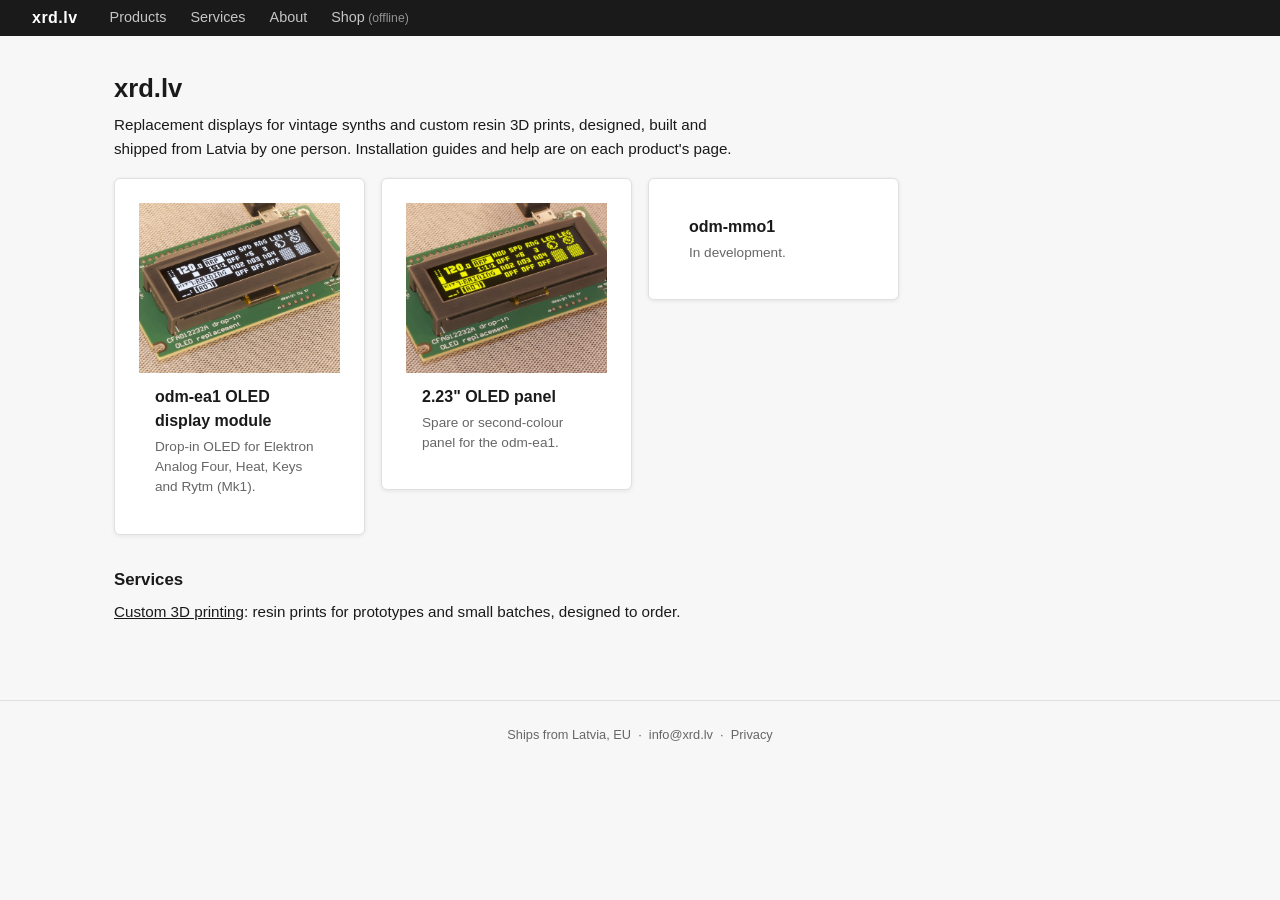
<file: index.html>
<!DOCTYPE html>
<html data-shop="https://shop.xrd.lv" lang="en" data-root="">
<head>
  <meta charset="UTF-8">
  <meta name="viewport" content="width=device-width, initial-scale=1.0">
  <title>xrd.lv</title>
  <meta name="description" content="OLED display upgrades for Elektron Analog Mk1 devices: guides, help and shop.">
  <link rel="stylesheet" href="css/style.css">
  <link rel="stylesheet" href="css/site.css">
</head>
<body>

<div id="nav-placeholder"></div>

<main>
  <div class="container">
    <div class="prose">
      <h1>xrd.lv</h1>
      <p>Replacement displays for vintage synths and custom resin 3D prints, designed, built and shipped from Latvia by one person.
      Installation guides and help are on each product's page.</p>
    </div>
    <div class="cards">
      <a class="card" href="p/odm-ea1/"><img src="pic/odm-ea1-revD/w/revB_white.jpg" alt="White odm-ea1 OLED display module">
        <div class="card-body"><h2>odm-ea1 OLED display module</h2><p>Drop-in OLED for Elektron Analog Four, Heat, Keys and Rytm (Mk1).</p></div></a>
      <a class="card" href="p/op-2_23in/"><img src="pic/odm-ea1-revD/y/revB_yellow.jpg" alt="Module with a yellow panel">
        <div class="card-body"><h2>2.23" OLED panel</h2><p>Spare or second-colour panel for the odm-ea1.</p></div></a>
      <a class="card" href="p/odm-mmo1/"><div class="card-body"><h2>odm-mmo1</h2><p>In development.</p></div></a>
    </div>
    <div class="prose" style="margin-top:2rem">
      <h2>Services</h2>
      <p><a href="3dp/">Custom 3D printing</a>: resin prints for prototypes and small batches, designed to order.</p>
    </div>
  </div>
</main>

<div id="footer-placeholder"></div>

<script src="js/site.js"></script>
</body>
</html>
</file>
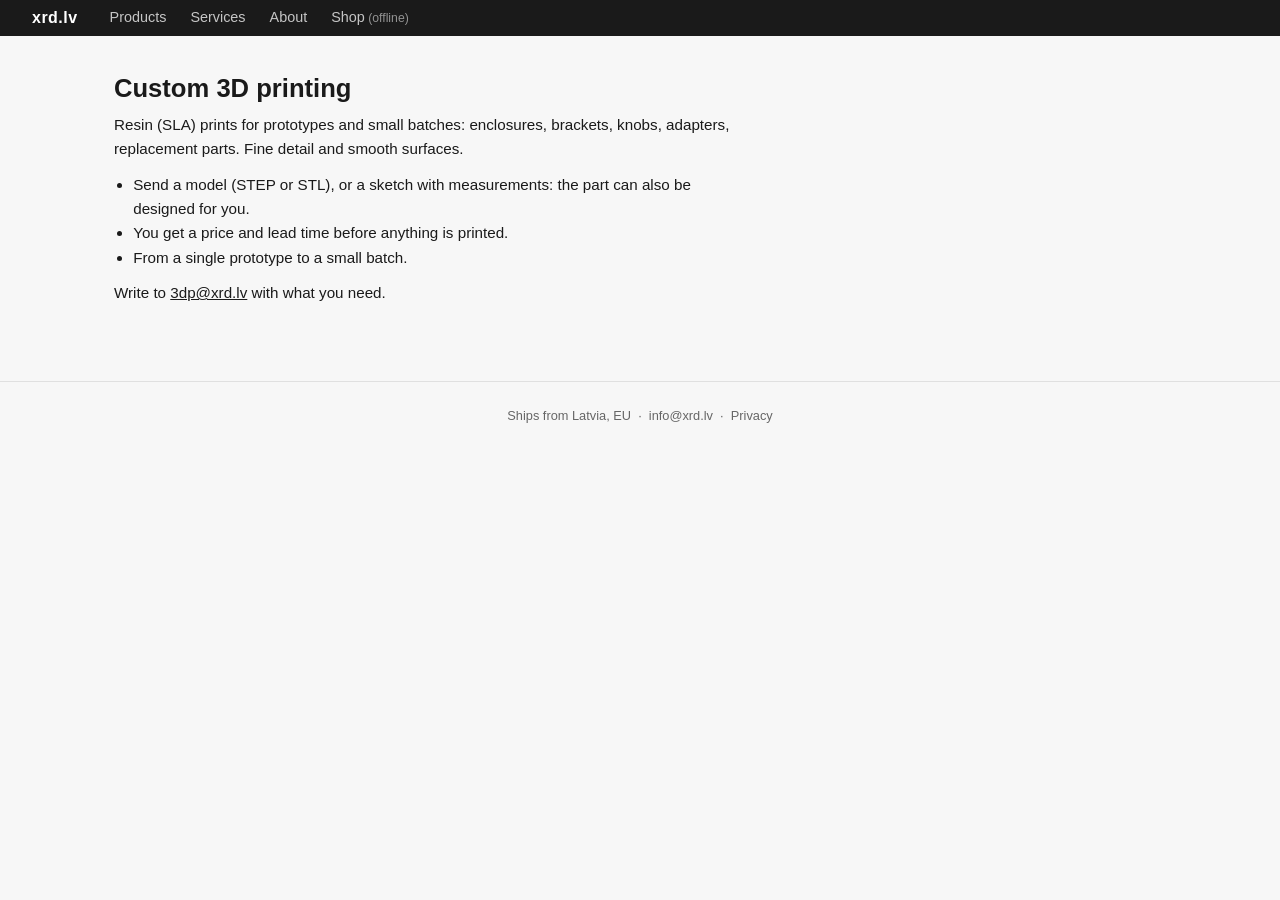
<file: 3dp/index.html>
<!DOCTYPE html>
<html data-shop="https://shop.xrd.lv" lang="en" data-root="../">
<head>
  <meta charset="UTF-8">
  <meta name="viewport" content="width=device-width, initial-scale=1.0">
  <title>Custom 3D printing</title>
  <link rel="stylesheet" href="../css/style.css">
  <link rel="stylesheet" href="../css/site.css">
</head>
<body>

<div id="nav-placeholder"></div>

<main>
  <div class="container">
    <div class="prose">
      <h1>Custom 3D printing</h1>
      <p>Resin (SLA) prints for prototypes and small batches: enclosures, brackets, knobs, adapters, replacement parts.
      Fine detail and smooth surfaces.</p>
      <ul>
        <li>Send a model (STEP or STL), or a sketch with measurements: the part can also be designed for you.</li>
        <li>You get a price and lead time before anything is printed.</li>
        <li>From a single prototype to a small batch.</li>
      </ul>
      <p>Write to <a data-m="4eqAyse/mw">e-mail</a> with what you need.</p>
    </div>
  </div>
</main>

<div id="footer-placeholder"></div>

<script src="../js/site.js"></script>
</body>
</html>
</file>
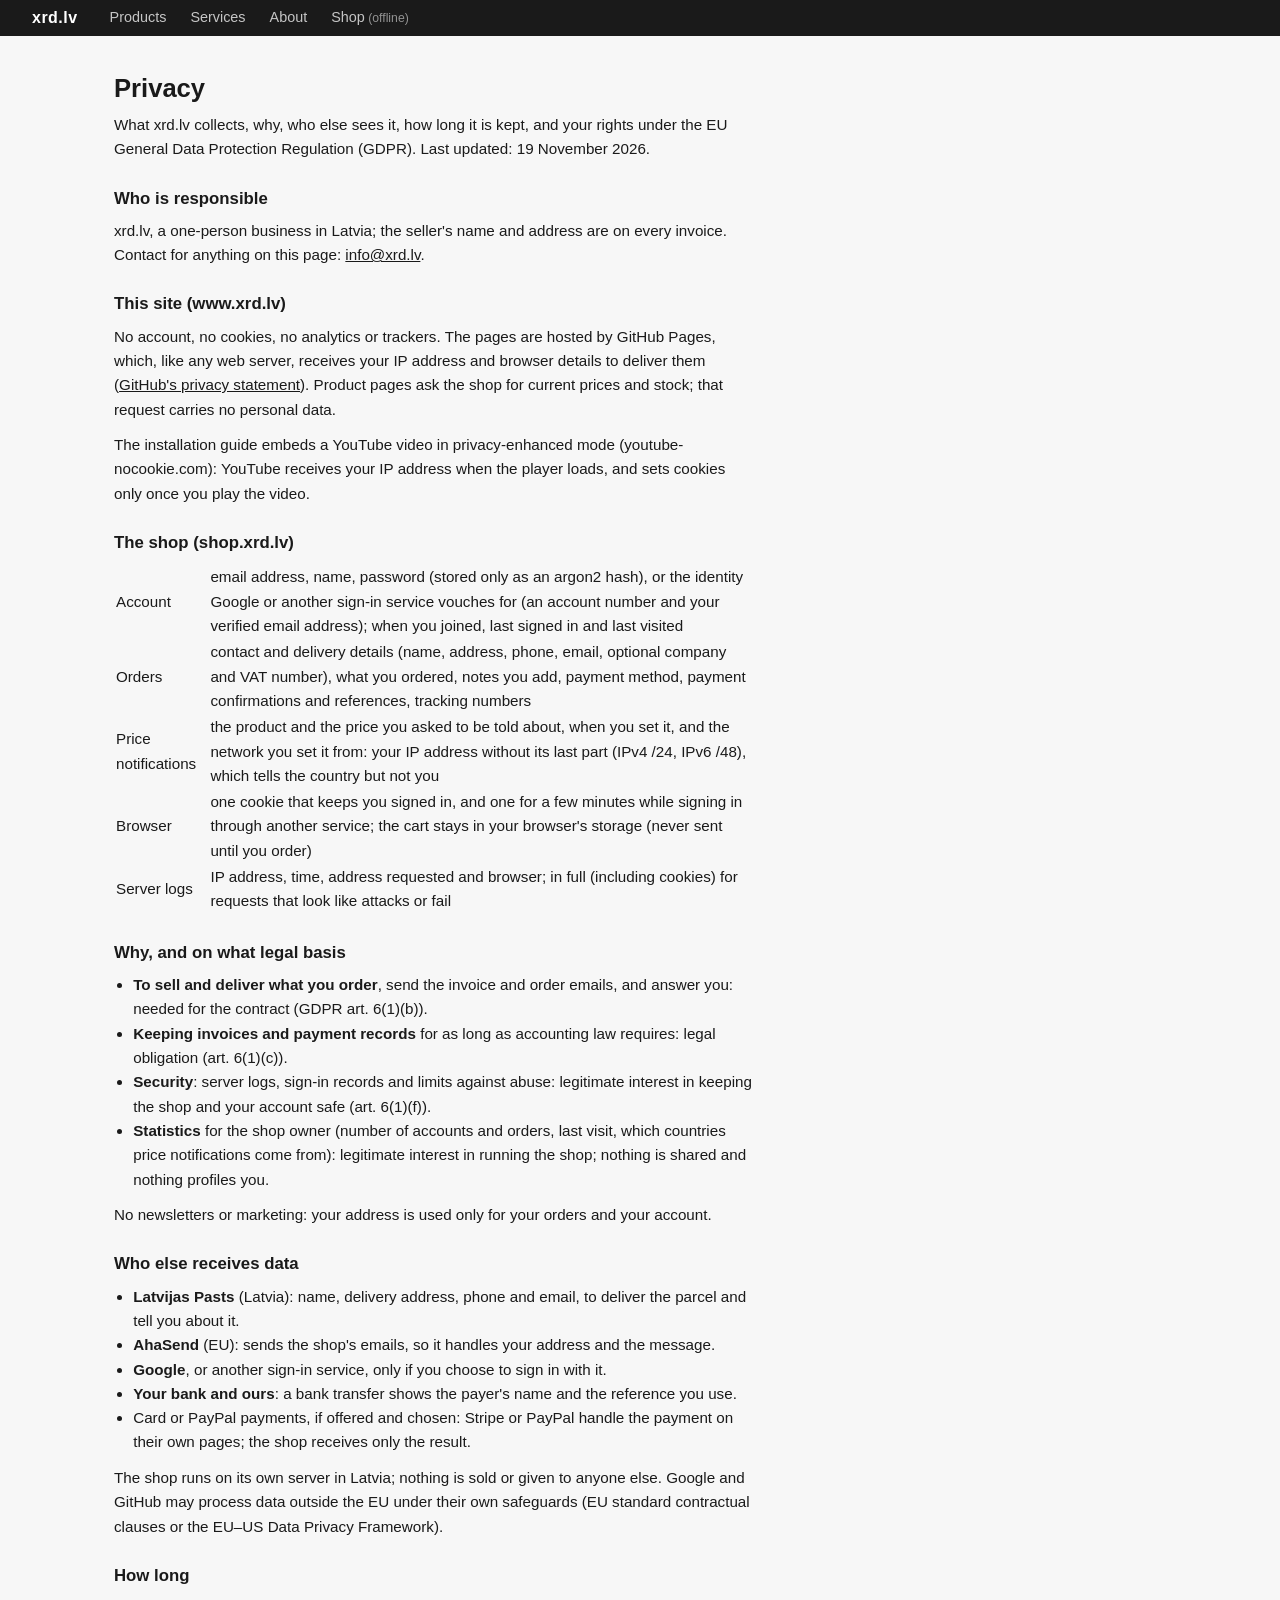
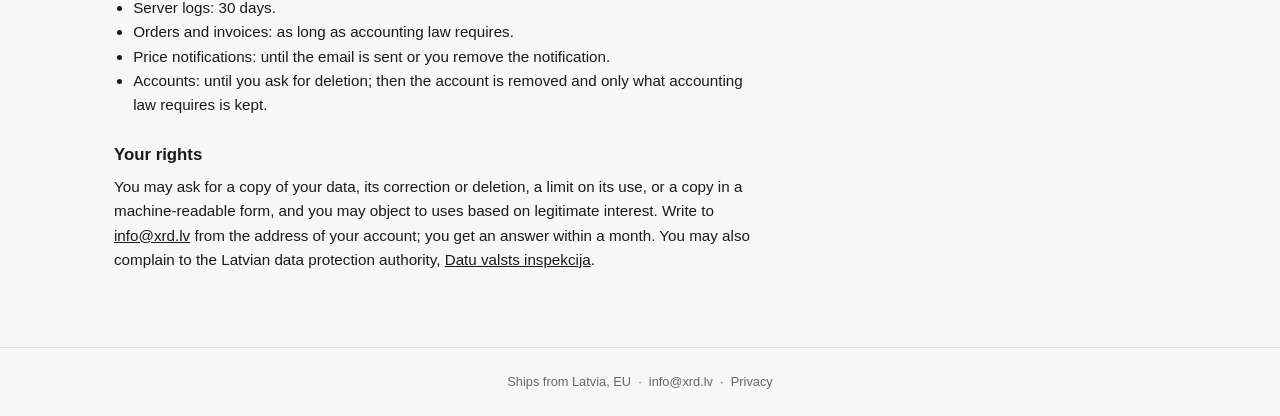
<file: privacy/index.html>
<!DOCTYPE html>
<html data-shop="https://shop.xrd.lv" lang="en" data-root="../">
<head>
  <meta charset="UTF-8">
  <meta name="viewport" content="width=device-width, initial-scale=1.0">
  <title>Privacy</title>
  <meta name="description" content="What xrd.lv collects, why, who receives it, how long it is kept, and your GDPR rights.">
  <link rel="stylesheet" href="../css/style.css">
  <link rel="stylesheet" href="../css/site.css">
</head>
<body>

<div id="nav-placeholder"></div>

<main>
  <div class="container">
    <div class="prose">
      <h1>Privacy</h1>
      <p class="sub">What xrd.lv collects, why, who else sees it, how long it is kept, and your rights under the EU General Data
      Protection Regulation (GDPR). Last updated: 19 November 2026.</p>

      <h2>Who is responsible</h2>
      <p>xrd.lv, a one-person business in Latvia; the seller's name and address are on every invoice.
      Contact for anything on this page: <a data-m="jogpAyse/mw">e-mail</a>.</p>

      <h2>This site (www.xrd.lv)</h2>
      <p>No account, no cookies, no analytics or trackers. The pages are hosted by GitHub Pages, which, like any web server,
      receives your IP address and browser details to deliver them (<a href="https://docs.github.com/en/site-policy/privacy-policies/github-general-privacy-statement">GitHub's privacy statement</a>).
      Product pages ask the shop for current prices and stock; that request carries no personal data.</p>
      <p>The installation guide embeds a YouTube video in privacy-enhanced mode (youtube-nocookie.com): YouTube receives your IP
      address when the player loads, and sets cookies only once you play the video.</p>

      <h2>The shop (shop.xrd.lv)</h2>
      <table class="spec-table">
        <tr><td>Account</td><td>email address, name, password (stored only as an argon2 hash), or the identity Google or another
          sign-in service vouches for (an account number and your verified email address); when you joined, last signed in and last
          visited</td></tr>
        <tr><td>Orders</td><td>contact and delivery details (name, address, phone, email, optional company and VAT number), what you
          ordered, notes you add, payment method, payment confirmations and references, tracking numbers</td></tr>
        <tr><td>Price notifications</td><td>the product and the price you asked to be told about, when you set it, and the network
          you set it from: your IP address without its last part (IPv4 /24, IPv6 /48), which tells the country but not you</td></tr>
        <tr><td>Browser</td><td>one cookie that keeps you signed in, and one for a few minutes while signing in through another
          service; the cart stays in your browser's storage (never sent until you order)</td></tr>
        <tr><td>Server logs</td><td>IP address, time, address requested and browser; in full (including cookies) for requests that look
          like attacks or fail</td></tr>
      </table>

      <h2>Why, and on what legal basis</h2>
      <ul>
        <li><strong>To sell and deliver what you order</strong>, send the invoice and order emails, and answer you: needed for the
          contract (GDPR art. 6(1)(b)).</li>
        <li><strong>Keeping invoices and payment records</strong> for as long as accounting law requires: legal obligation
          (art. 6(1)(c)).</li>
        <li><strong>Security</strong>: server logs, sign-in records and limits against abuse: legitimate interest in keeping the shop
          and your account safe (art. 6(1)(f)).</li>
        <li><strong>Statistics</strong> for the shop owner (number of accounts and orders, last visit, which countries price notifications come from): legitimate interest in running
          the shop; nothing is shared and nothing profiles you.</li>
      </ul>
      <p>No newsletters or marketing: your address is used only for your orders and your account.</p>

      <h2>Who else receives data</h2>
      <ul>
        <li><strong>Latvijas Pasts</strong> (Latvia): name, delivery address, phone and email, to deliver the parcel and tell you about it.</li>
        <li><strong>AhaSend</strong> (EU): sends the shop's emails, so it handles your address and the message.</li>
        <li><strong>Google</strong>, or another sign-in service, only if you choose to sign in with it.</li>
        <li><strong>Your bank and ours</strong>: a bank transfer shows the payer's name and the reference you use.</li>
        <li>Card or PayPal payments, if offered and chosen: Stripe or PayPal handle the payment on their own pages; the shop receives
          only the result.</li>
      </ul>
      <p>The shop runs on its own server in Latvia; nothing is sold or given to anyone else. Google and GitHub may process data outside
      the EU under their own safeguards (EU standard contractual clauses or the EU–US Data Privacy Framework).</p>

      <h2>How long</h2>
      <ul>
        <li>Server logs: 30 days.</li>
        <li>Orders and invoices: as long as accounting law requires.</li>
        <li>Price notifications: until the email is sent or you remove the notification.</li>
        <li>Accounts: until you ask for deletion; then the account is removed and only what accounting law requires is kept.</li>
      </ul>

      <h2>Your rights</h2>
      <p>You may ask for a copy of your data, its correction or deletion, a limit on its use, or a copy in a machine-readable form, and
      you may object to uses based on legitimate interest. Write to <a data-m="jogpAyse/mw">e-mail</a> from the address of your account;
      you get an answer within a month. You may also complain to the Latvian data protection authority,
      <a href="https://www.dvi.gov.lv/">Datu valsts inspekcija</a>.</p>
    </div>
  </div>
</main>

<div id="footer-placeholder"></div>

<script src="../js/site.js"></script>
</body>
</html>
</file>
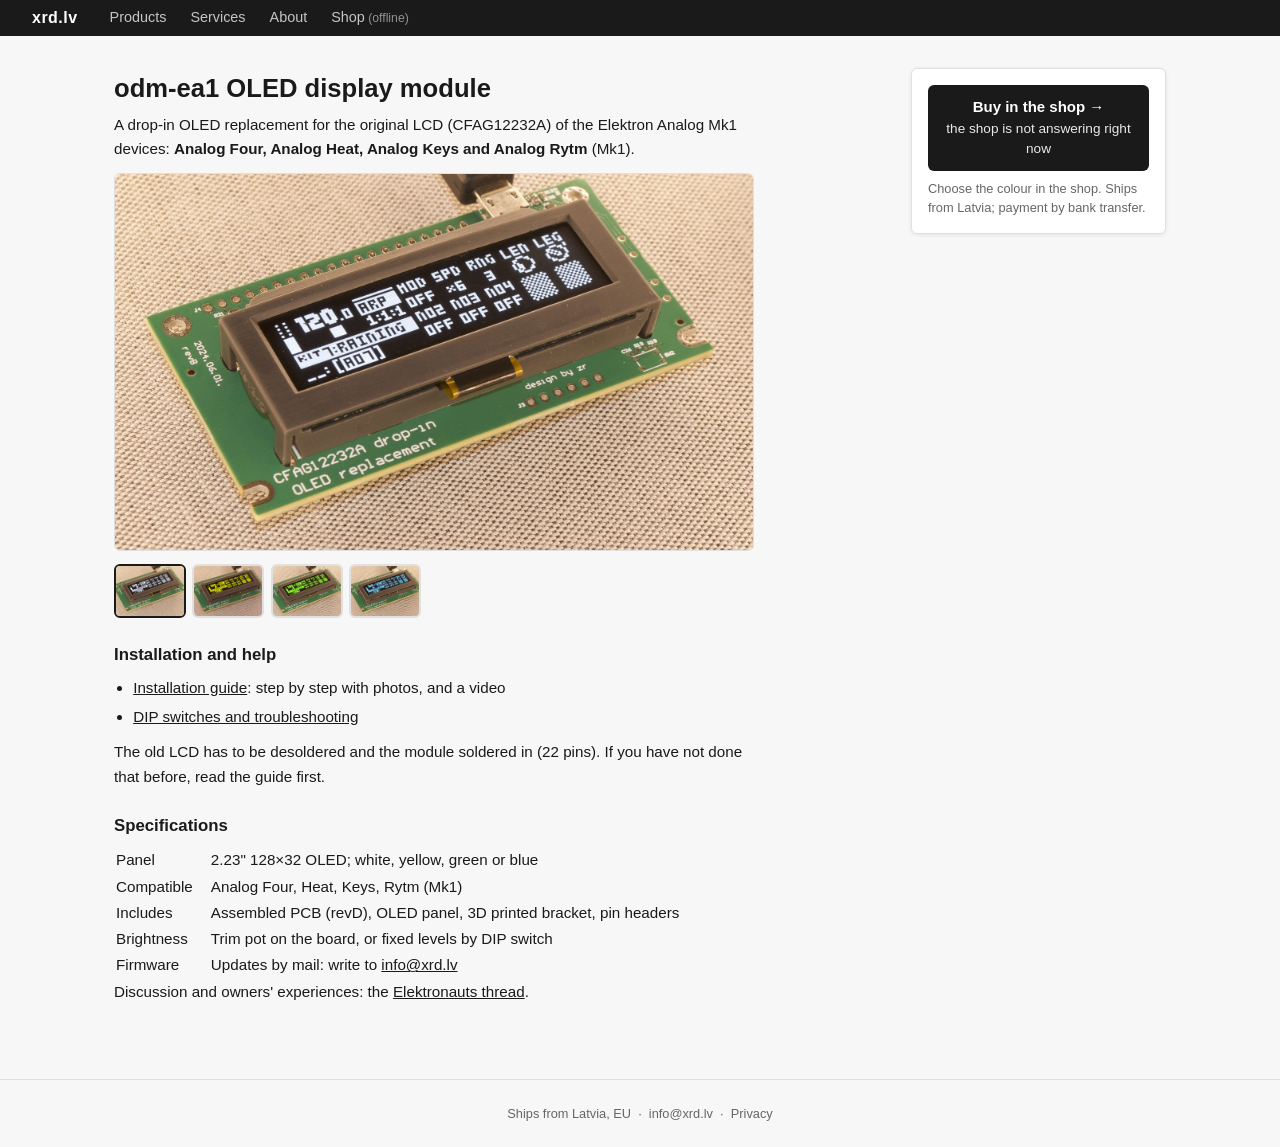
<file: p/odm-ea1/index.html>
<!DOCTYPE html>
<html data-shop="https://shop.xrd.lv" lang="en" data-root="../../">
<head>
  <meta charset="UTF-8">
  <meta name="viewport" content="width=device-width, initial-scale=1.0">
  <title>odm-ea1 OLED display module</title>
  <meta name="description" content="Drop-in OLED display for Elektron Analog Four, Heat, Keys and Rytm (Mk1), with installation guide.">
  <link rel="stylesheet" href="../../css/style.css">
  <link rel="stylesheet" href="../../css/site.css">
</head>
<body>

<div id="nav-placeholder"></div>

<main>
  <div class="container">
    <div class="doc-layout">
      <div class="prose guide">
      <h1>odm-ea1 OLED display module</h1>
      <p>A drop-in OLED replacement for the original LCD (CFAG12232A) of the Elektron Analog Mk1 devices:
      <strong>Analog Four, Analog Heat, Analog Keys and Analog Rytm</strong> (Mk1).</p>
      <div class="gallery">
        <img class="gallery-main" src="../../pic/odm-ea1-revD/w/revB_white.jpg" alt="White module">
        <div class="gallery-thumbs">
          <img class="active" src="../../pic/odm-ea1-revD/w/revB_white.jpg" alt="White module">
          <img src="../../pic/odm-ea1-revD/y/revB_yellow.jpg" alt="Yellow module">
          <img src="../../pic/odm-ea1-revD/g/revB_green.jpg" alt="Green module">
          <img src="../../pic/odm-ea1-revD/b/revB_blue.jpg" alt="Blue module">
        </div>
      </div>

      <h2>Installation and help</h2>
      <ul class="help-list">
        <li><a href="install/">Installation guide</a>: step by step with photos, and a video</li>
        <li><a href="dips/">DIP switches and troubleshooting</a></li>
      </ul>
      <p>The old LCD has to be desoldered and the module soldered in (22 pins). If you have not done that before, read the guide first.</p>

      <h2>Specifications</h2>
      <table class="spec-table">
        <tr><td>Panel</td><td>2.23" 128&times;32 OLED; white, yellow, green or blue</td></tr>
        <tr><td>Compatible</td><td>Analog Four, Heat, Keys, Rytm (Mk1)</td></tr>
        <tr><td>Includes</td><td>Assembled PCB (revD), OLED panel, 3D printed bracket, pin headers</td></tr>
        <tr><td>Brightness</td><td>Trim pot on the board, or fixed levels by DIP switch</td></tr>
        <tr><td>Firmware</td><td>Updates by mail: write to <a data-m="jogpAyse/mw">e-mail</a></td></tr>
      </table>
      <p>Discussion and owners' experiences: the
      <a href="https://www.elektronauts.com/t/oled-display-for-elektron-mk1-analog-devices-four-heat-keys-rytm/207919">Elektronauts thread</a>.</p>
      </div>
      <aside class="card buy-card" style="padding:1rem">
        <a class="buy-btn" data-buy="odm-ea1">Buy in the shop →<span class="buy-offer"></span></a>
        <p class="buy-note">Choose the colour in the shop. Ships from Latvia; payment by bank transfer.</p>
      </aside>
    </div>
  </div>
</main>

<div id="footer-placeholder"></div>

<script src="../../js/stock.js"></script>
<script src="../../js/site.js"></script>
</body>
</html>
</file>
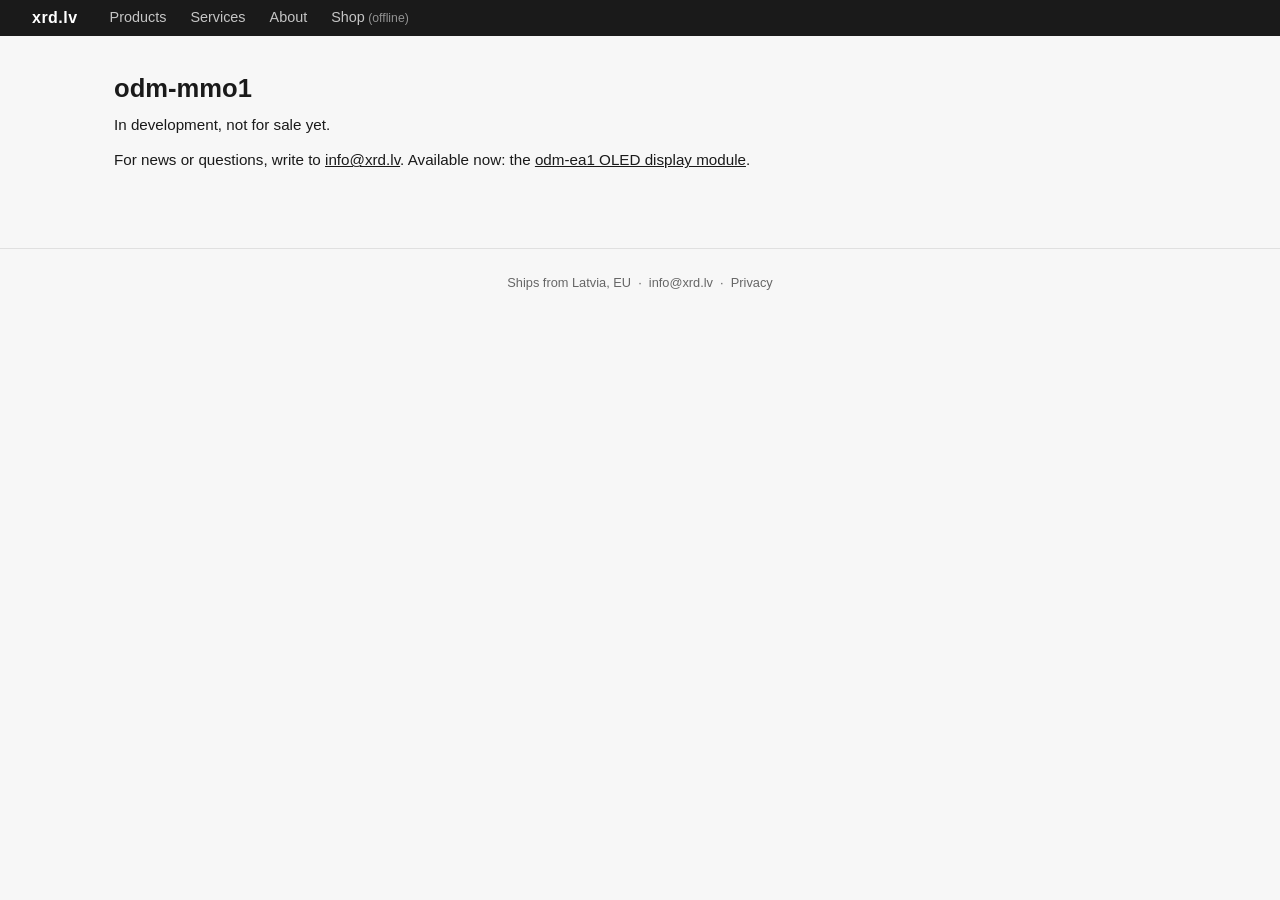
<file: p/odm-mmo1/index.html>
<!DOCTYPE html>
<html data-shop="https://shop.xrd.lv" lang="en" data-root="../../">
<head>
  <meta charset="UTF-8">
  <meta name="viewport" content="width=device-width, initial-scale=1.0">
  <title>odm-mmo1</title>
  <link rel="stylesheet" href="../../css/style.css">
  <link rel="stylesheet" href="../../css/site.css">
</head>
<body>

<div id="nav-placeholder"></div>

<main>
  <div class="container">
    <div class="prose">
      <h1>odm-mmo1</h1>
      <p>In development, not for sale yet.</p>
      <p>For news or questions, write to <a data-m="jogpAyse/mw">e-mail</a>. Available now: the <a href="../odm-ea1/">odm-ea1 OLED display module</a>.</p>
    </div>
  </div>
</main>

<div id="footer-placeholder"></div>

<script src="../../js/site.js"></script>
</body>
</html>
</file>
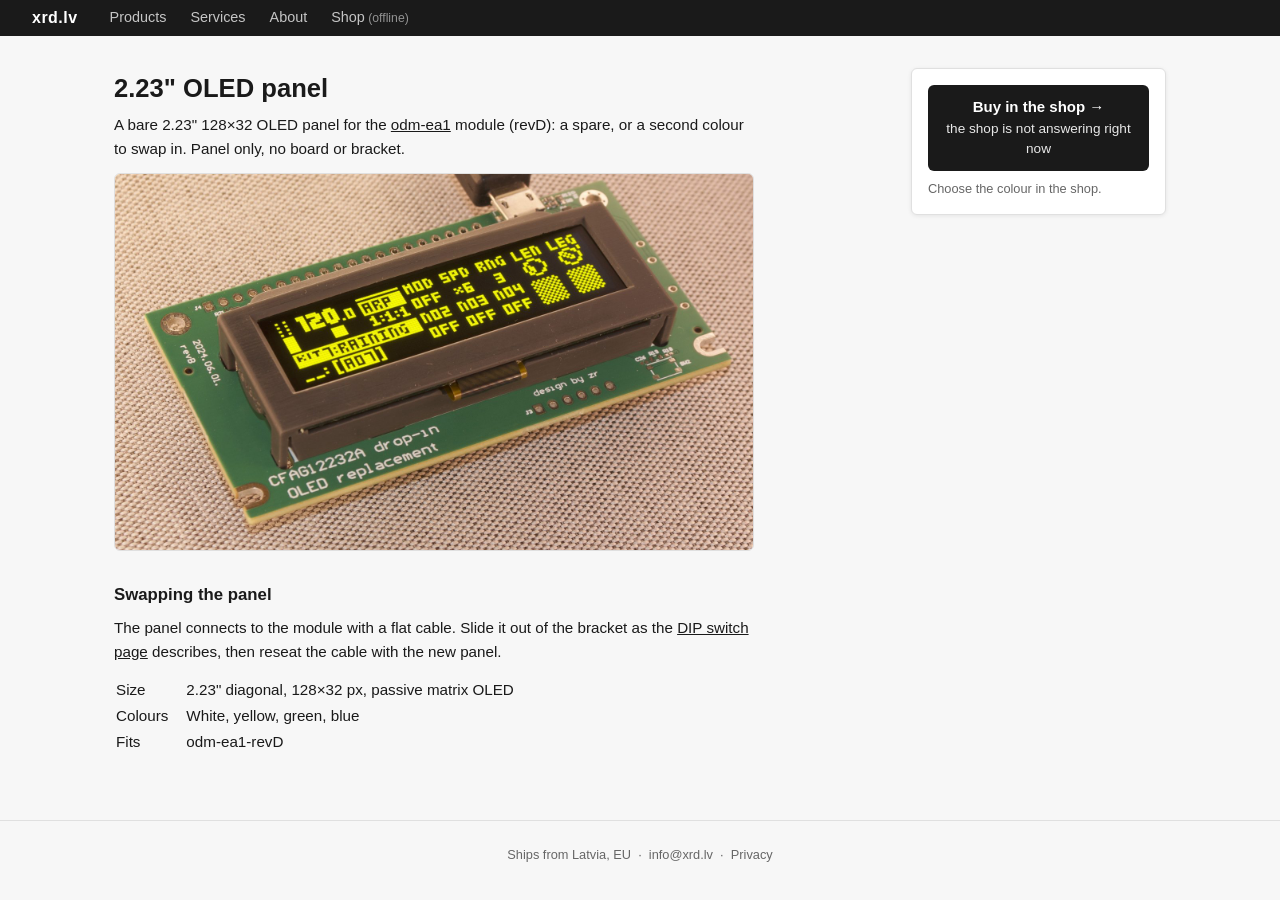
<file: p/op-2_23in/index.html>
<!DOCTYPE html>
<html data-shop="https://shop.xrd.lv" lang="en" data-root="../../">
<head>
  <meta charset="UTF-8">
  <meta name="viewport" content="width=device-width, initial-scale=1.0">
  <title>2.23" OLED panel</title>
  <meta name="description" content="Spare 2.23 inch 128x32 OLED panel for the odm-ea1 display module.">
  <link rel="stylesheet" href="../../css/style.css">
  <link rel="stylesheet" href="../../css/site.css">
</head>
<body>

<div id="nav-placeholder"></div>

<main>
  <div class="container">
    <div class="doc-layout">
      <div class="prose guide">
      <h1>2.23" OLED panel</h1>
      <p>A bare 2.23" 128&times;32 OLED panel for the <a href="../odm-ea1/">odm-ea1</a> module (revD): a spare, or a second colour to swap in.
      Panel only, no board or bracket.</p>
      <img class="gallery-main" src="../../pic/odm-ea1-revD/y/revB_yellow.jpg" alt="Module with a yellow panel">
      <h2>Swapping the panel</h2>
      <p>The panel connects to the module with a flat cable. Slide it out of the bracket as the
      <a href="../odm-ea1/dips/">DIP switch page</a> describes, then reseat the cable with the new panel.</p>
      <table class="spec-table">
        <tr><td>Size</td><td>2.23" diagonal, 128&times;32 px, passive matrix OLED</td></tr>
        <tr><td>Colours</td><td>White, yellow, green, blue</td></tr>
        <tr><td>Fits</td><td>odm-ea1-revD</td></tr>
      </table>
      </div>
      <aside class="card buy-card" style="padding:1rem">
        <a class="buy-btn" data-buy="op-2_23in">Buy in the shop →<span class="buy-offer"></span></a>
        <p class="buy-note">Choose the colour in the shop.</p>
      </aside>
    </div>
  </div>
</main>

<div id="footer-placeholder"></div>

<script src="../../js/stock.js"></script>
<script src="../../js/site.js"></script>
</body>
</html>
</file>
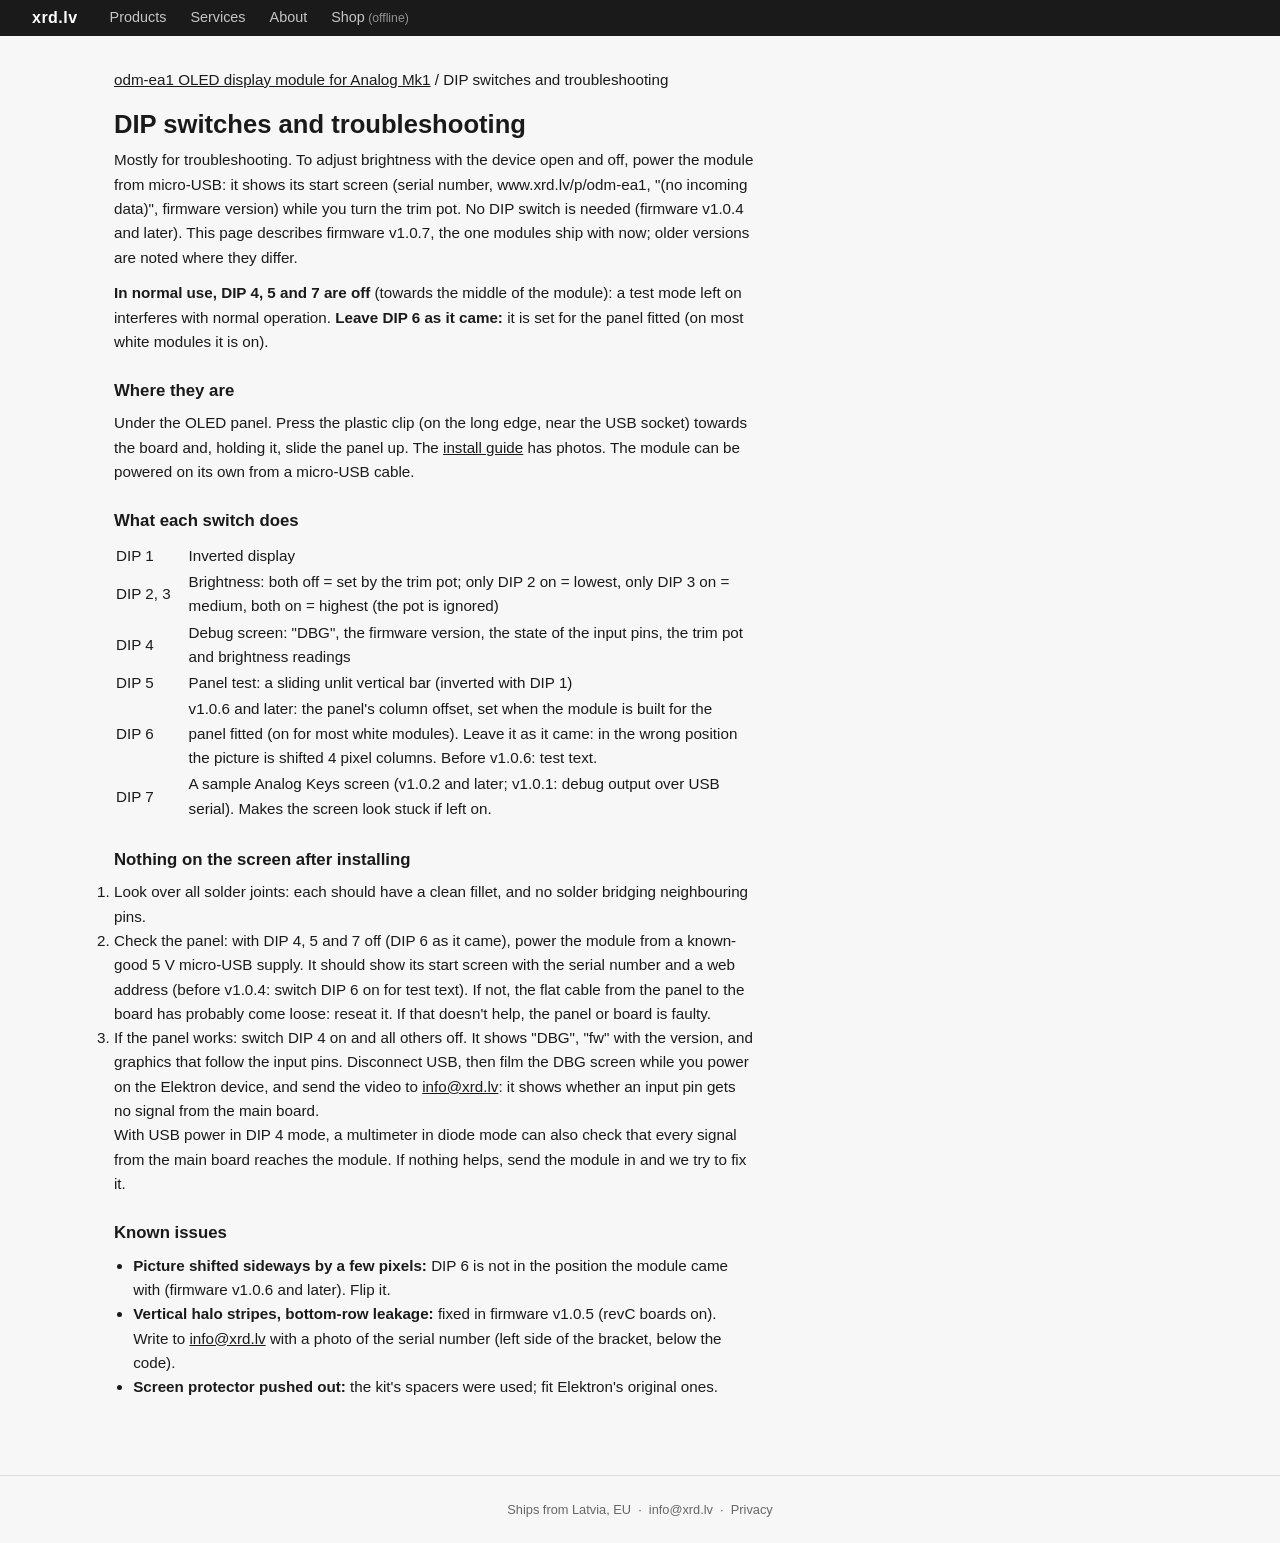
<file: p/odm-ea1/dips/index.html>
<!DOCTYPE html>
<html data-shop="https://shop.xrd.lv" lang="en" data-root="../../../">
<head>
  <meta charset="UTF-8">
  <meta name="viewport" content="width=device-width, initial-scale=1.0">
  <title>odm-ea1 DIP switches and troubleshooting</title>
  <link rel="stylesheet" href="../../../css/style.css">
  <link rel="stylesheet" href="../../../css/site.css">
</head>
<body>

<div id="nav-placeholder"></div>

<main>
  <div class="container">
    <div class="prose guide">
      <p class="breadcrumb"><a href="../">odm-ea1 OLED display module for Analog Mk1</a> / DIP switches and troubleshooting</p>
      <h1>DIP switches and troubleshooting</h1>
      <p>Mostly for troubleshooting. To adjust brightness with the device open and off, power the module from micro-USB: it shows its start screen
      (serial number, www.xrd.lv/p/odm-ea1, "(no incoming data)", firmware version) while you turn the trim pot. No DIP switch is needed
      (firmware v1.0.4 and later). This page describes firmware v1.0.7, the one modules ship with now; older versions are noted where they differ.</p>
      <p><strong>In normal use, DIP 4, 5 and 7 are off</strong> (towards the middle of the module): a test mode left on interferes with normal operation.
      <strong>Leave DIP 6 as it came:</strong> it is set for the panel fitted (on most white modules it is on).</p>

      <h2>Where they are</h2>
      <p>Under the OLED panel. Press the plastic clip (on the long edge, near the USB socket) towards the board and, holding it, slide the panel up.
      The <a href="../install/#test">install guide</a> has photos. The module can be powered on its own from a micro-USB cable.</p>

      <h2>What each switch does</h2>
      <table class="spec-table">
        <tr><td>DIP 1</td><td>Inverted display</td></tr>
        <tr><td>DIP 2, 3</td><td>Brightness: both off = set by the trim pot; only DIP 2 on = lowest, only DIP 3 on = medium, both on = highest (the pot is ignored)</td></tr>
        <tr><td>DIP 4</td><td>Debug screen: "DBG", the firmware version, the state of the input pins, the trim pot and brightness readings</td></tr>
        <tr><td>DIP 5</td><td>Panel test: a sliding unlit vertical bar (inverted with DIP 1)</td></tr>
        <tr><td>DIP 6</td><td>v1.0.6 and later: the panel's column offset, set when the module is built for the panel fitted (on for most white modules). Leave it as it came: in the wrong position the picture is shifted 4 pixel columns. Before v1.0.6: test text.</td></tr>
        <tr><td>DIP 7</td><td>A sample Analog Keys screen (v1.0.2 and later; v1.0.1: debug output over USB serial). Makes the screen look stuck if left on.</td></tr>
      </table>

      <h2>Nothing on the screen after installing</h2>
      <ol>
        <li>Look over all solder joints: each should have a clean fillet, and no solder bridging neighbouring pins.</li>
        <li>Check the panel: with DIP 4, 5 and 7 off (DIP 6 as it came), power the module from a known-good 5&nbsp;V micro-USB supply. It should show its start screen
          with the serial number and a web address (before v1.0.4: switch DIP 6 on for test text).
          If not, the flat cable from the panel to the board has probably come loose: reseat it. If that doesn't help, the panel or board is faulty.</li>
        <li>If the panel works: switch DIP 4 on and all others off. It shows "DBG", "fw" with the version, and graphics that follow
          the input pins. Disconnect USB, then film the DBG screen while you power on the Elektron device, and send the video to
          <a data-m="jogpAyse/mw">e-mail</a>: it shows whether an input pin gets no signal from the main board.</li>
      </ol>
      <p>With USB power in DIP 4 mode, a multimeter in diode mode can also check that every signal from the main board reaches the module.
      If nothing helps, send the module in and we try to fix it.</p>

      <h2>Known issues</h2>
      <ul>
        <li><strong>Picture shifted sideways by a few pixels:</strong> DIP 6 is not in the position the module came with (firmware v1.0.6 and later). Flip it.</li>
        <li><strong>Vertical halo stripes, bottom-row leakage:</strong> fixed in firmware v1.0.5 (revC boards on). Write to
          <a data-m="jogpAyse/mw">e-mail</a> with a photo of the serial number (left side of the bracket, below the code).</li>
        <li><strong>Screen protector pushed out:</strong> the kit's spacers were used; fit Elektron's original ones.</li>
      </ul>
    </div>
  </div>
</main>

<div id="footer-placeholder"></div>

<script src="../../../js/site.js"></script>
</body>
</html>
</file>
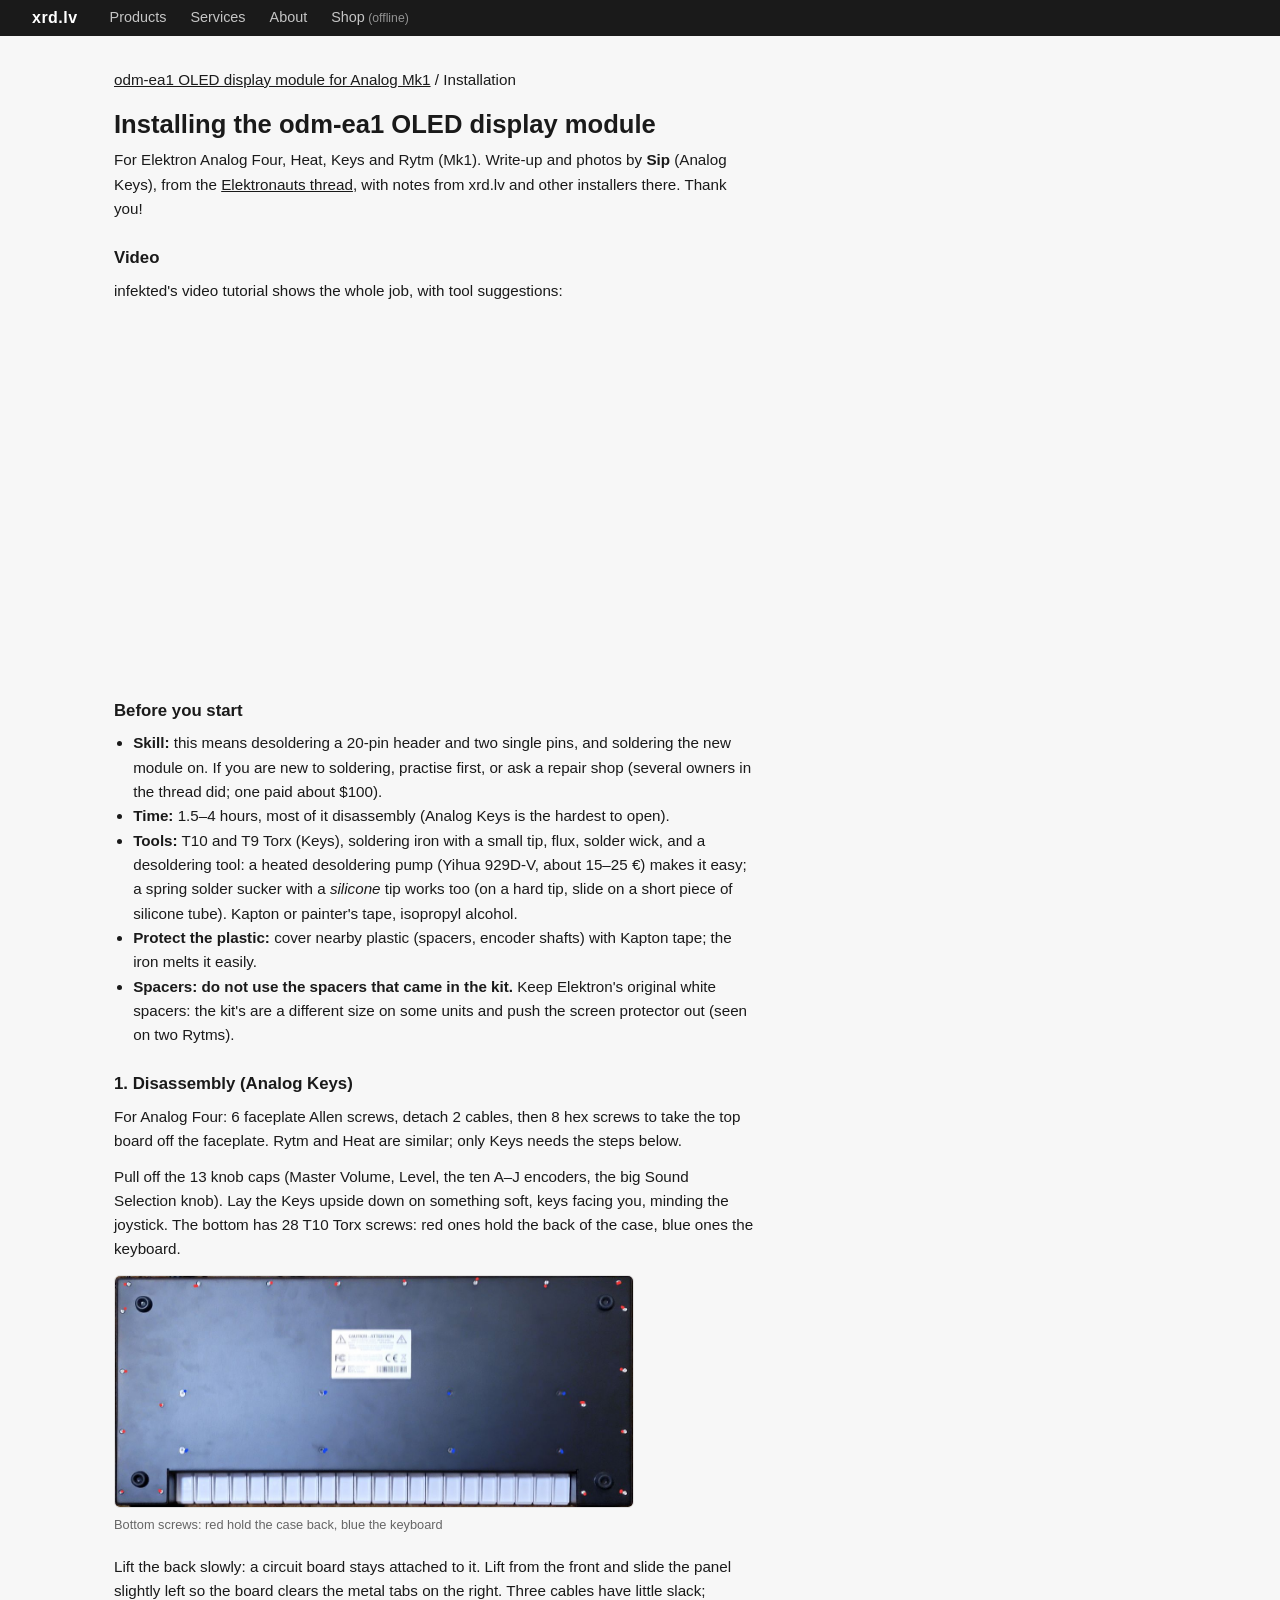
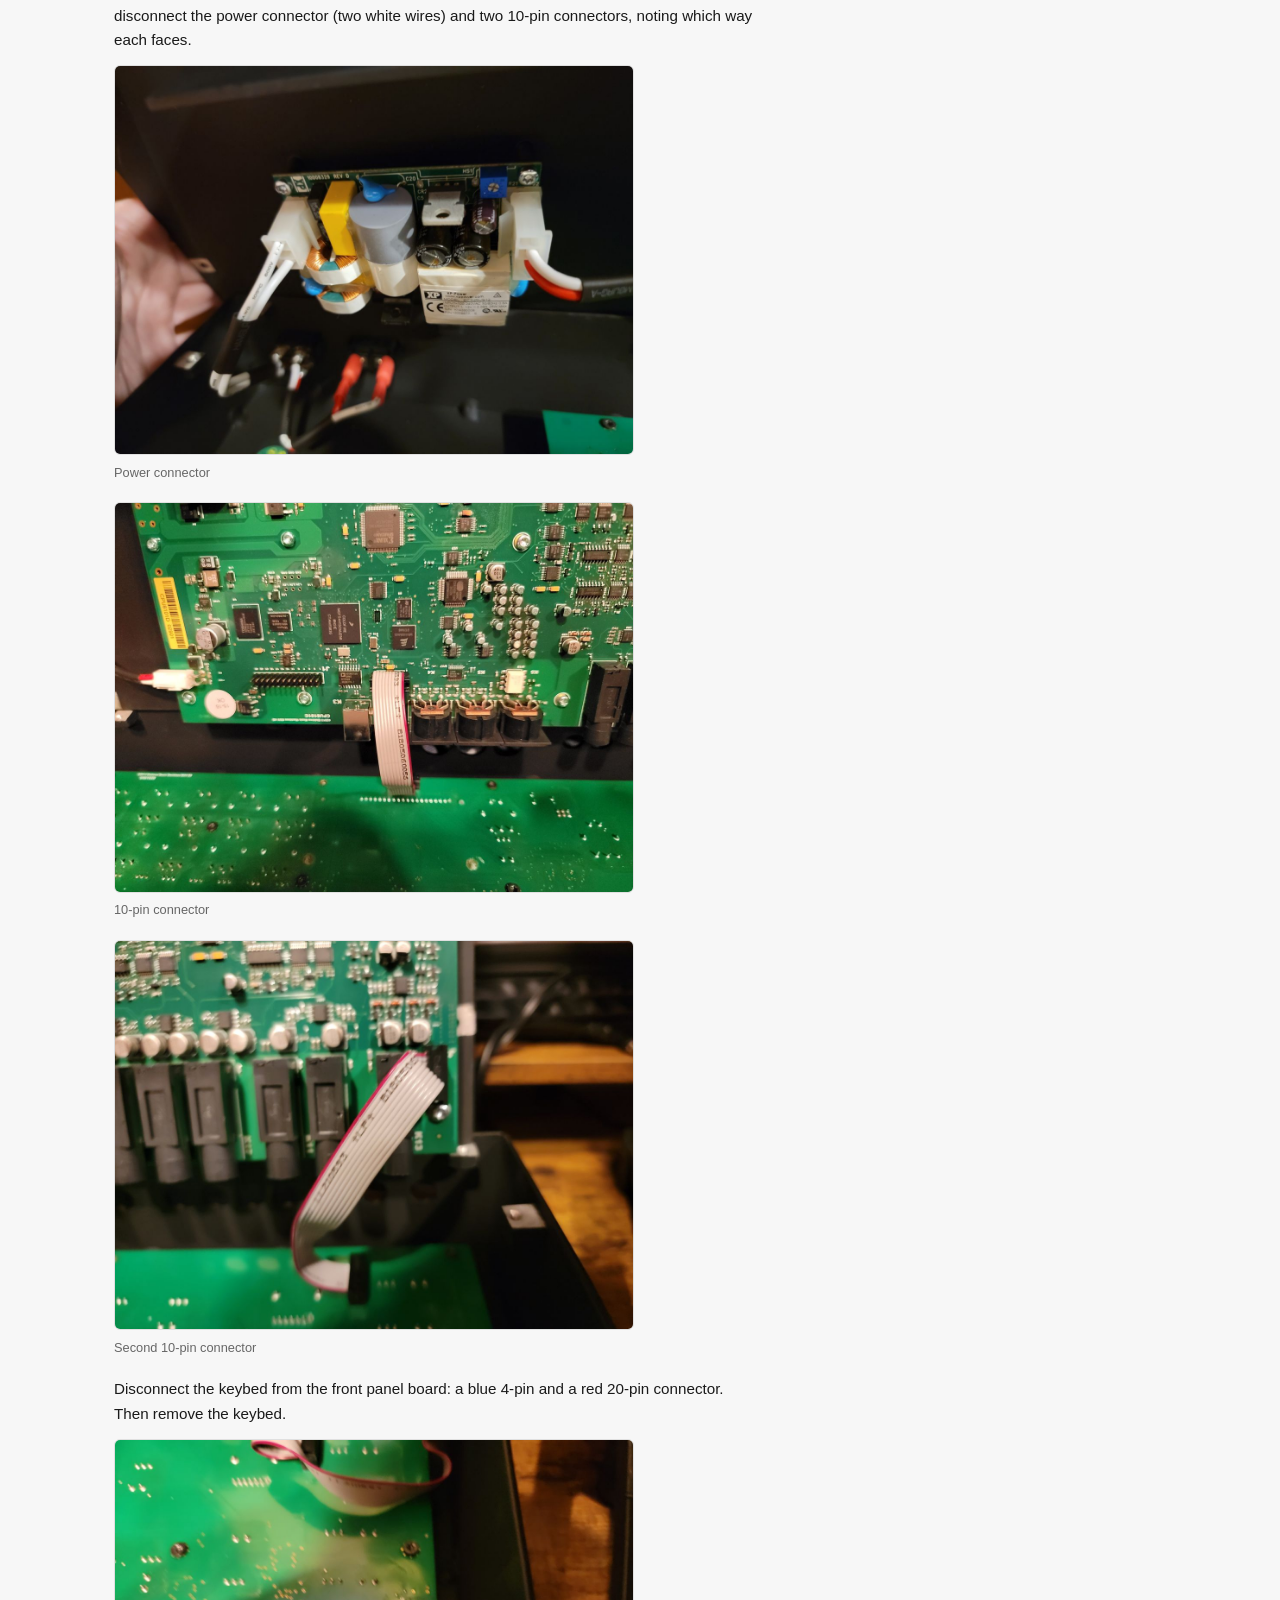
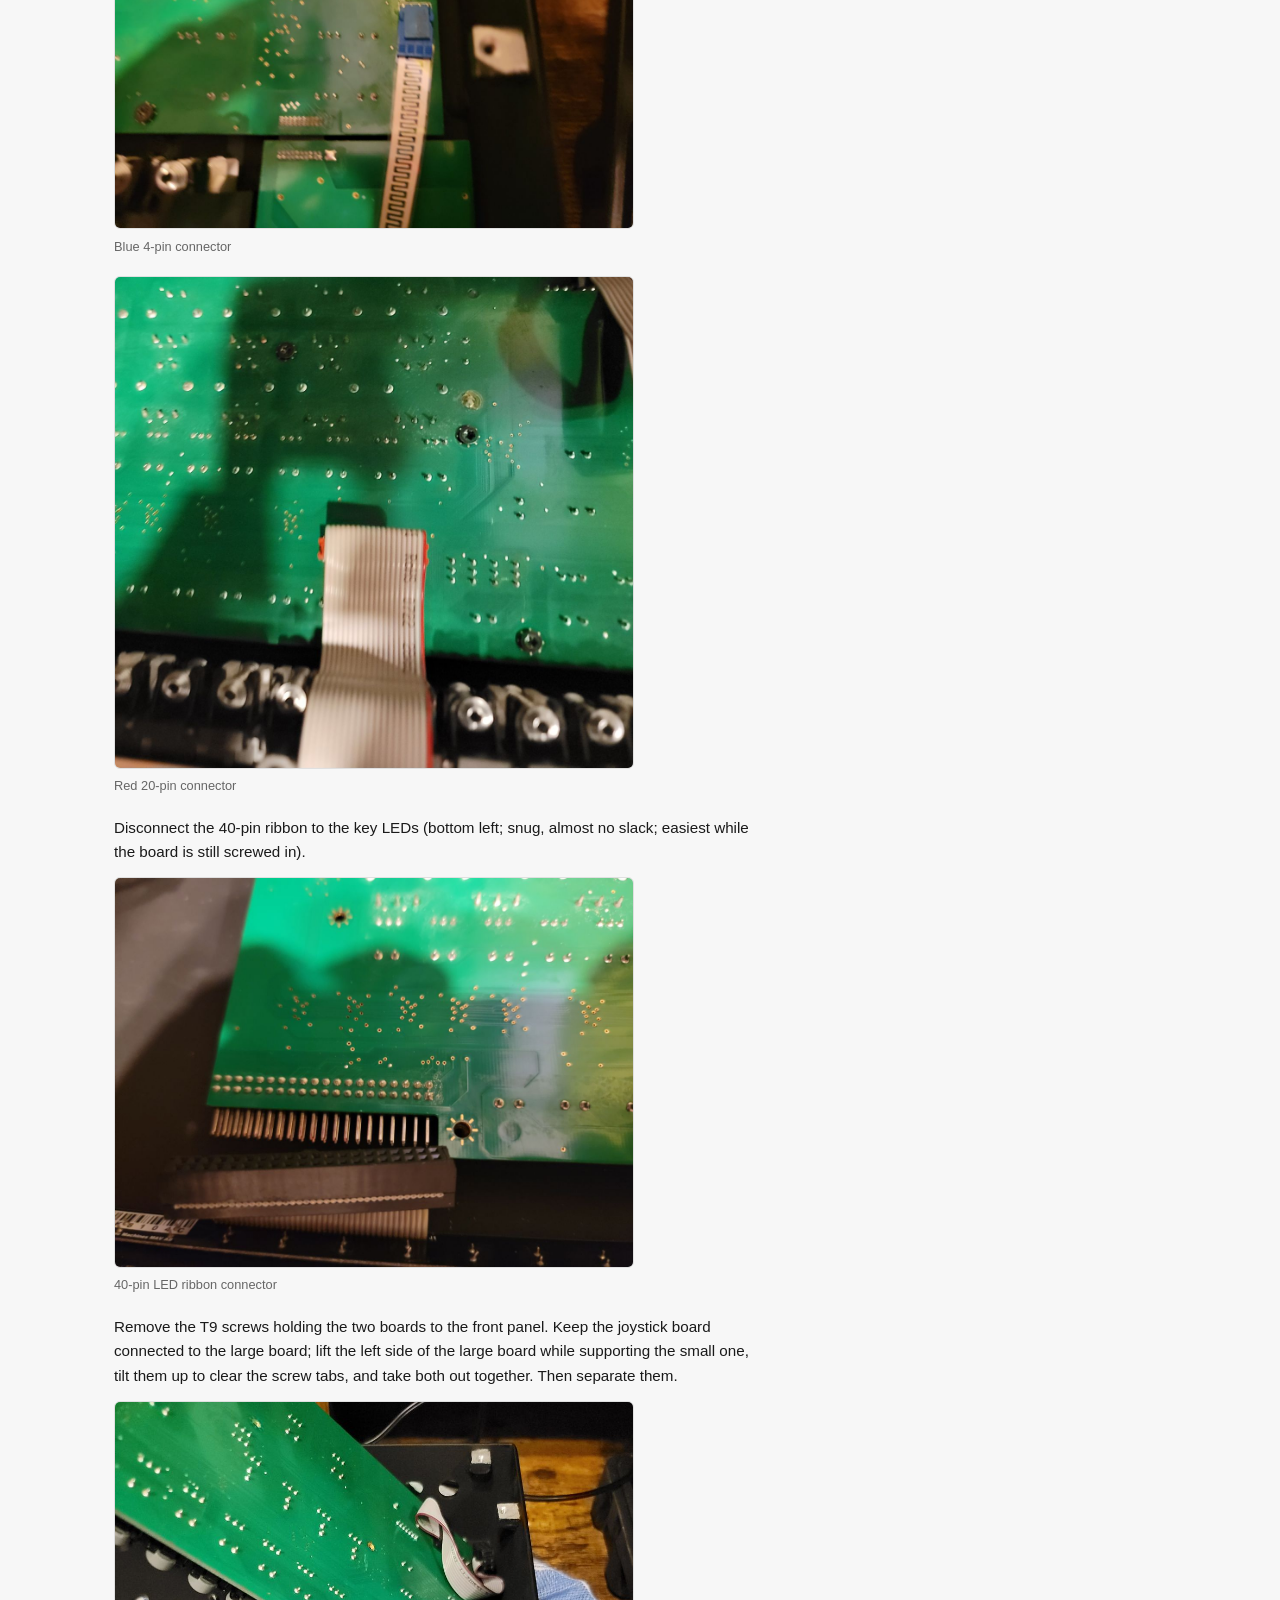
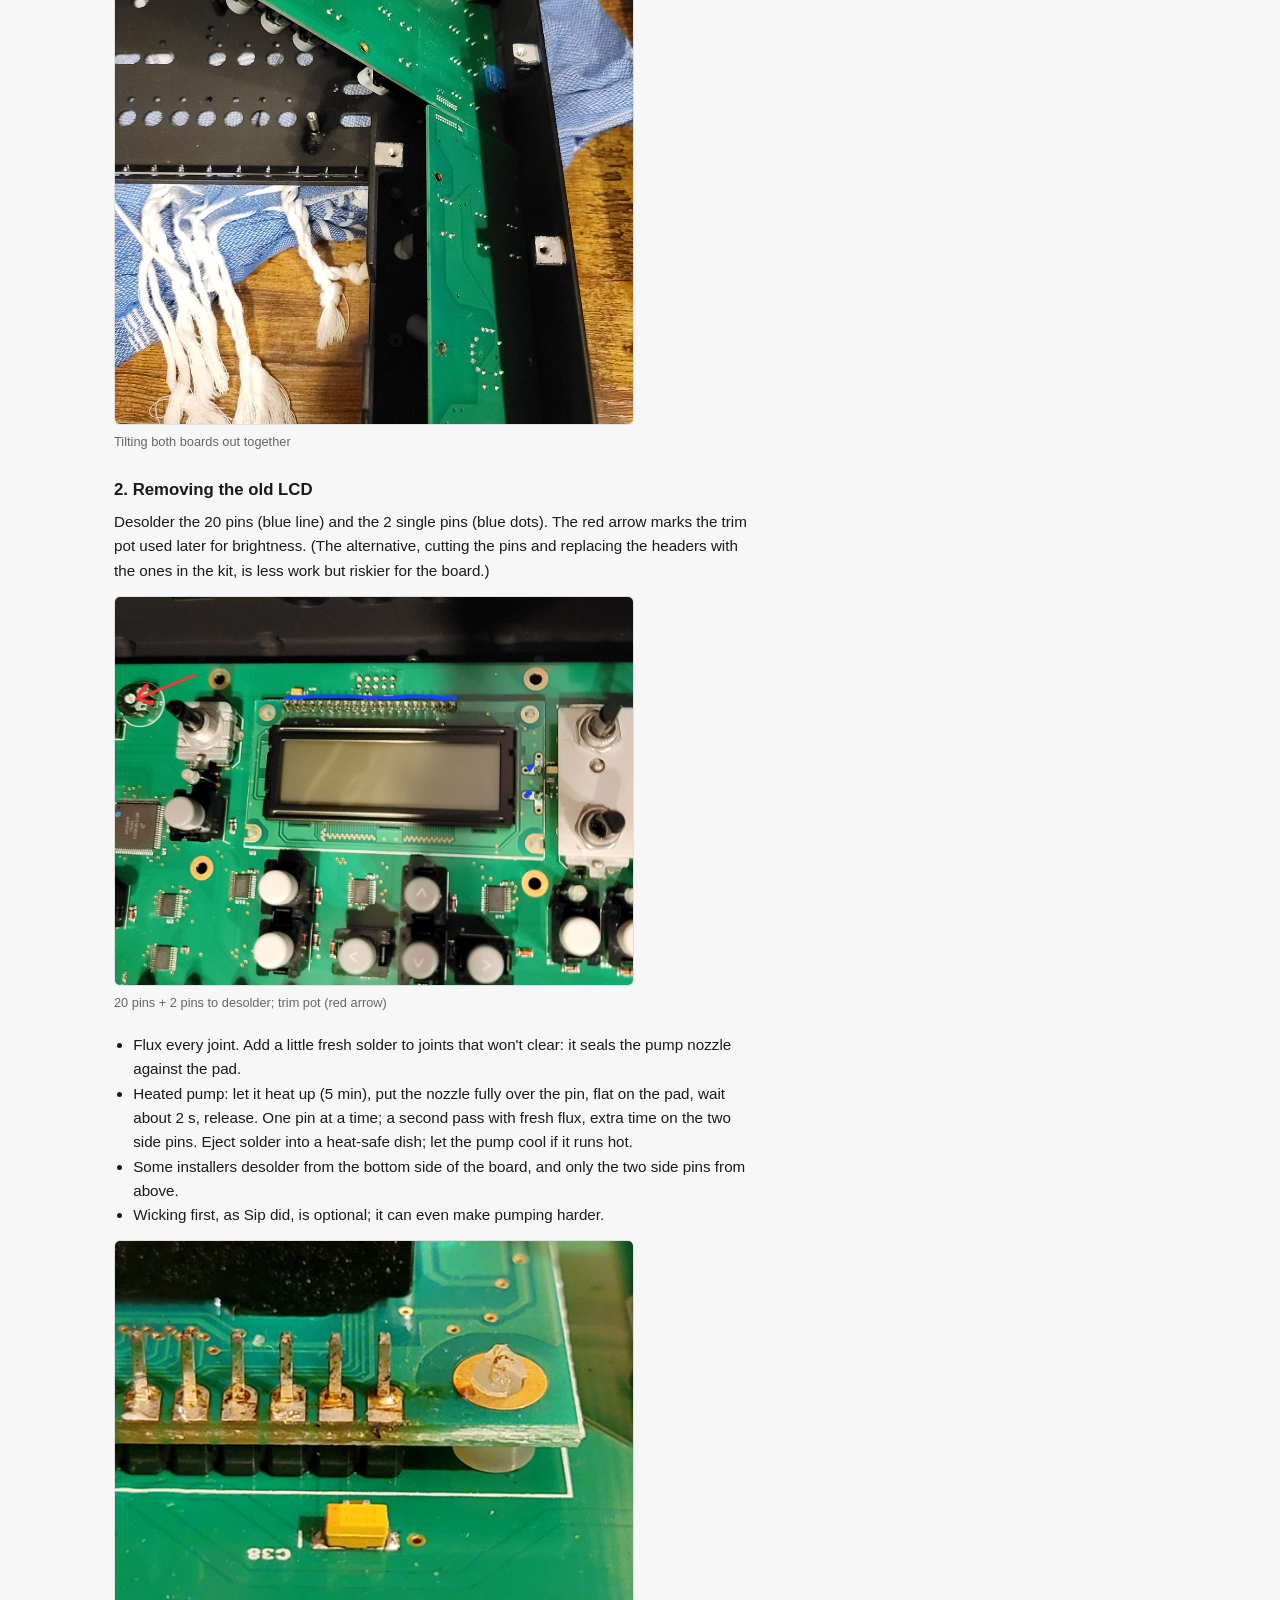
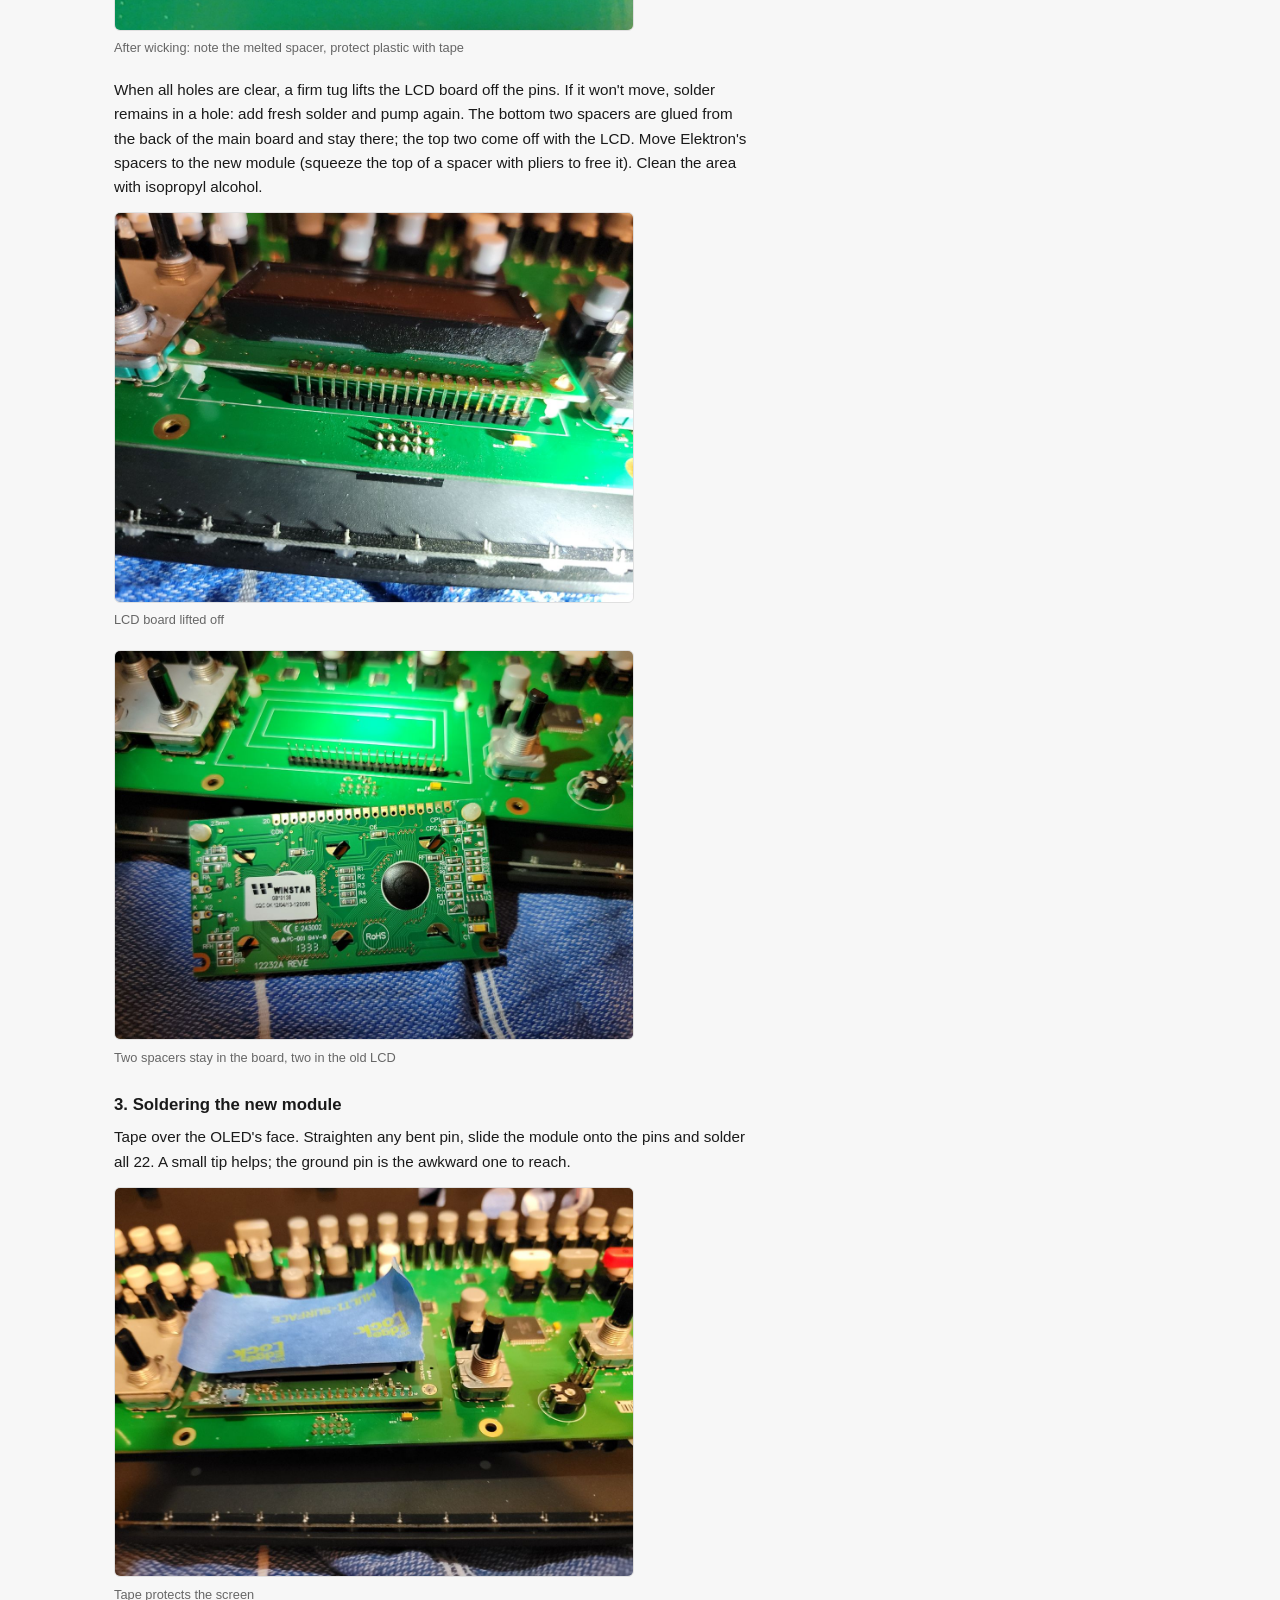
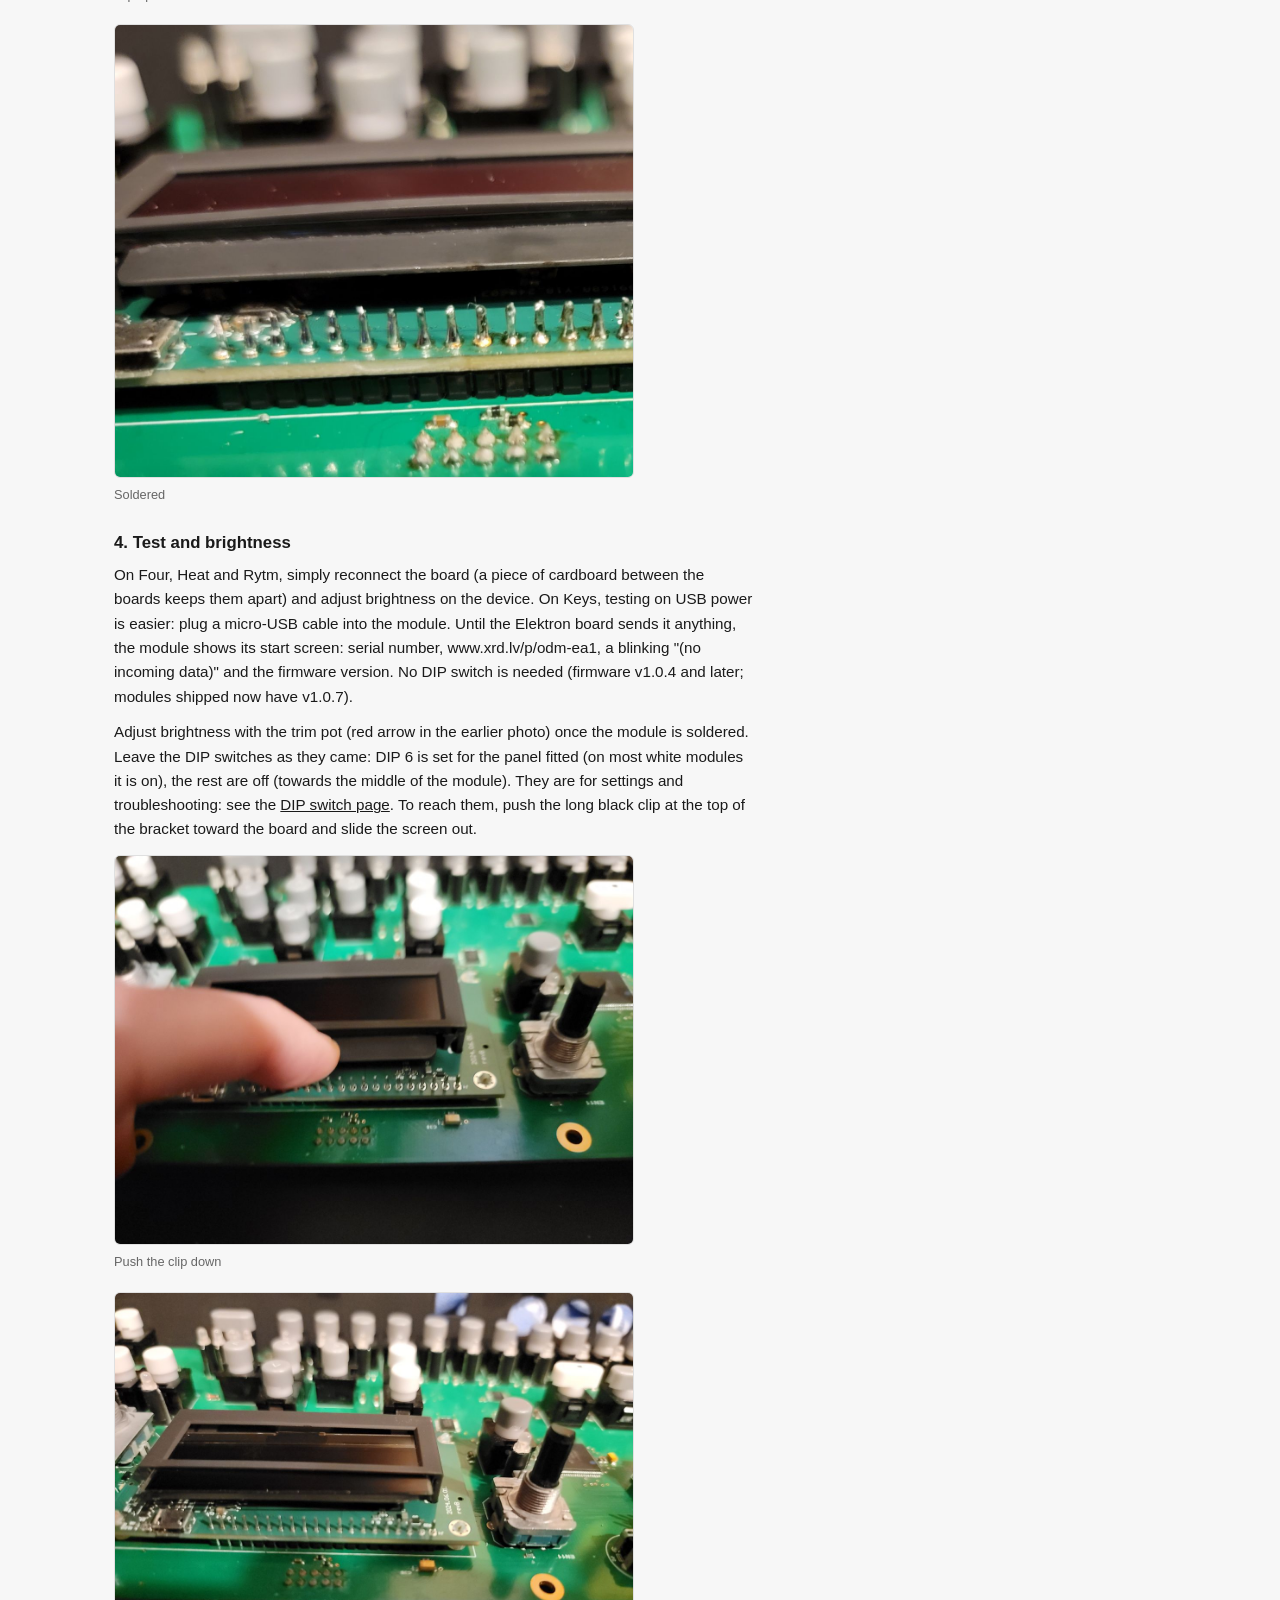
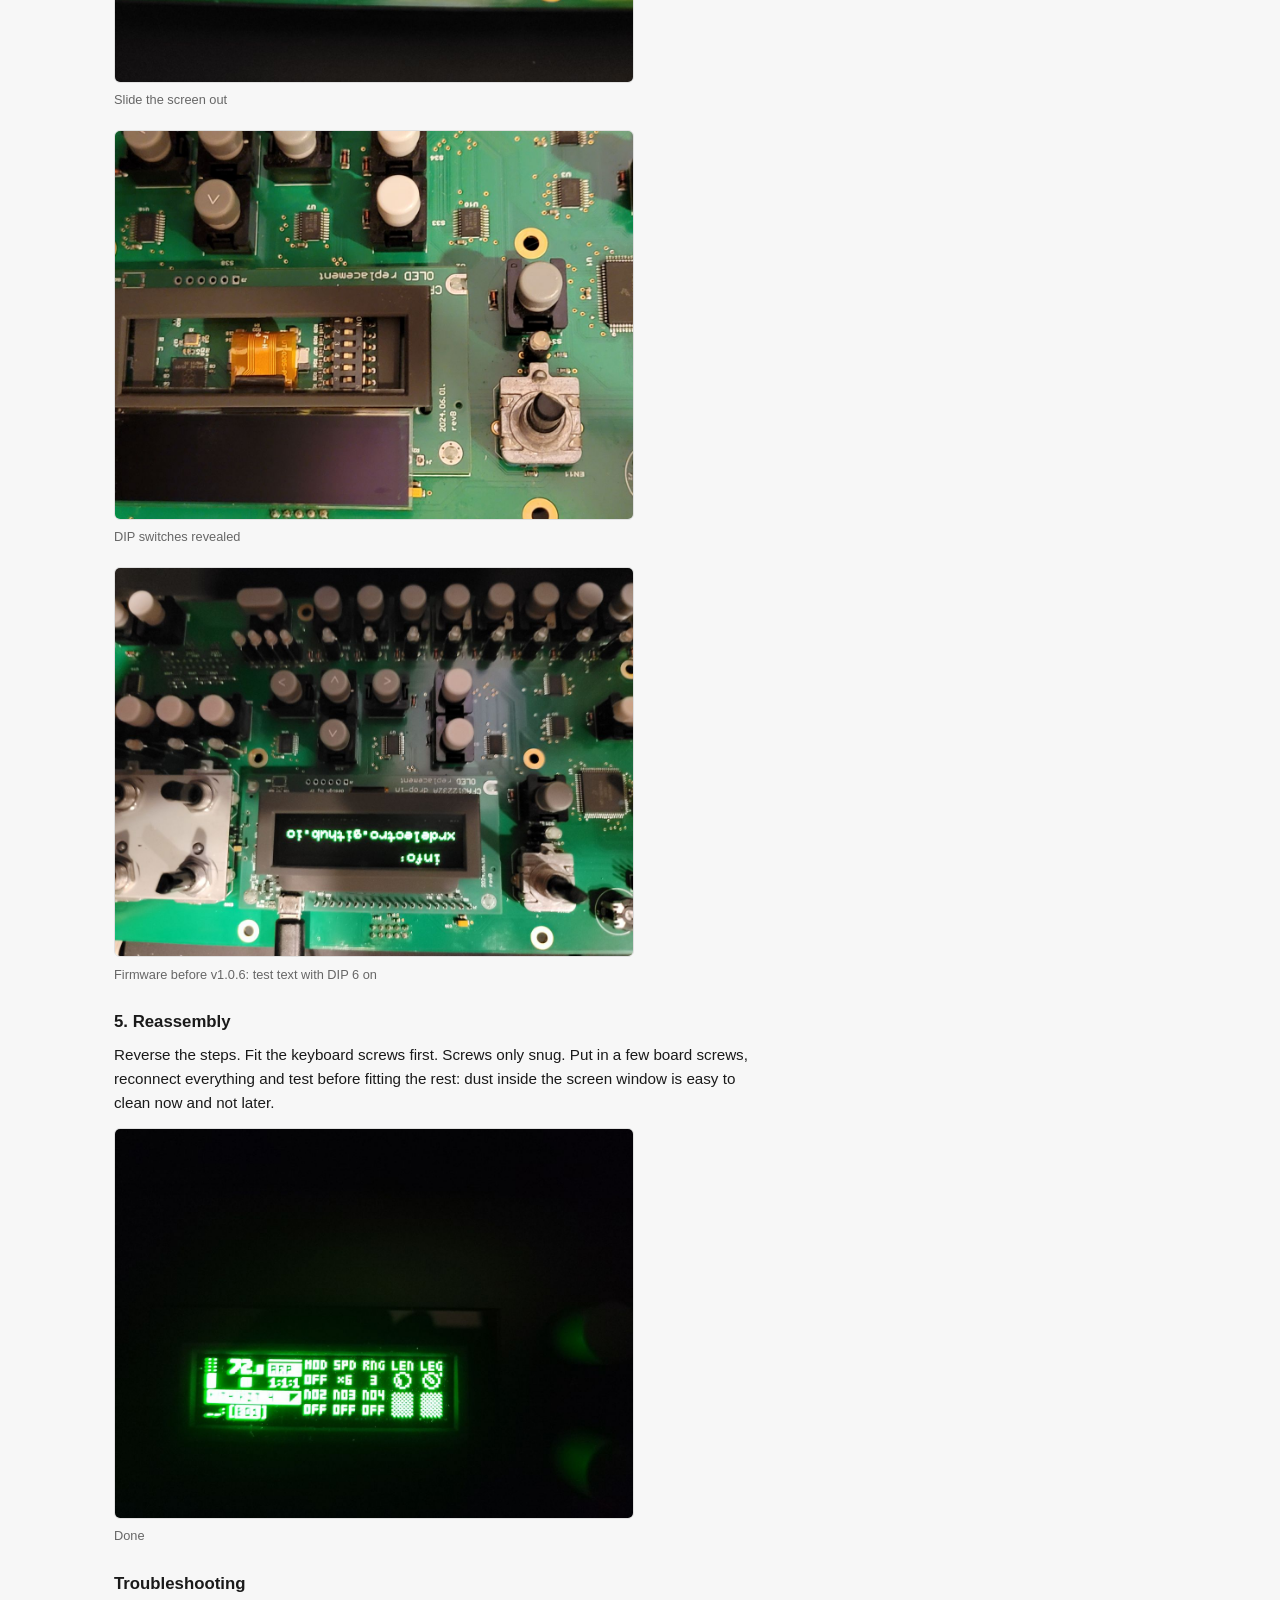
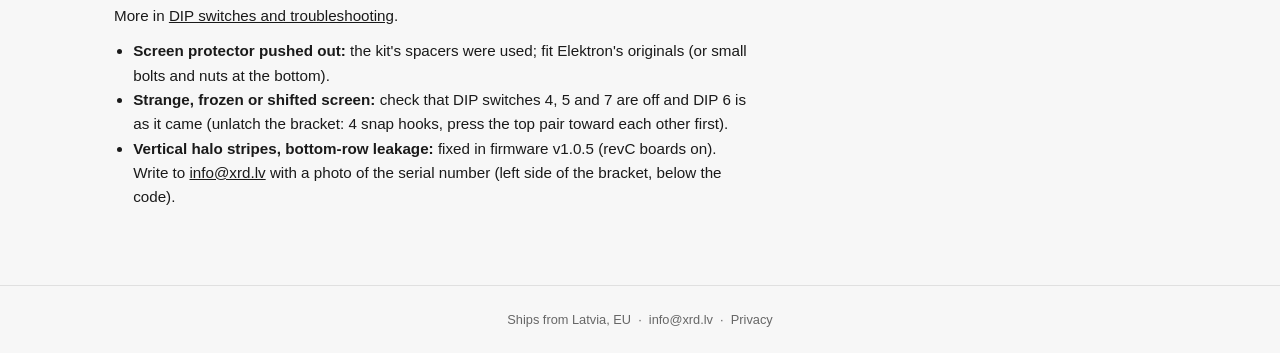
<file: p/odm-ea1/install/index.html>
<!DOCTYPE html>
<html data-shop="https://shop.xrd.lv" lang="en" data-root="../../../">
<head>
  <meta charset="UTF-8">
  <meta name="viewport" content="width=device-width, initial-scale=1.0">
  <title>Installing the odm-ea1</title>
  <link rel="stylesheet" href="../../../css/style.css">
  <link rel="stylesheet" href="../../../css/site.css">
</head>
<body>

<div id="nav-placeholder"></div>

<main>
  <div class="container">
    <div class="prose guide">
      <p class="breadcrumb"><a href="../">odm-ea1 OLED display module for Analog Mk1</a> / Installation</p>
      <h1>Installing the odm-ea1 OLED display module</h1>
      <p class="sub">For Elektron Analog Four, Heat, Keys and Rytm (Mk1). Write-up and photos by <strong>Sip</strong> (Analog Keys), from the
      <a href="https://www.elektronauts.com/t/oled-display-for-elektron-mk1-analog-devices-four-heat-keys-rytm/207919">Elektronauts thread</a>,
      with notes from xrd.lv and other installers there. Thank you!</p>

      <h2>Video</h2>
      <p>infekted's video tutorial shows the whole job, with tool suggestions:</p>
      <div class="video"><iframe src="https://www.youtube-nocookie.com/embed/1dA0PXbOP7g" title="odm-ea1 installation video by infekted"
        allow="encrypted-media; picture-in-picture" allowfullscreen loading="lazy"></iframe></div>

      <h2>Before you start</h2>
      <ul>
        <li><strong>Skill:</strong> this means desoldering a 20-pin header and two single pins, and soldering the new module on. If you are new to soldering,
          practise first, or ask a repair shop (several owners in the thread did; one paid about $100).</li>
        <li><strong>Time:</strong> 1.5–4 hours, most of it disassembly (Analog Keys is the hardest to open).</li>
        <li><strong>Tools:</strong> T10 and T9 Torx (Keys), soldering iron with a small tip, flux, solder wick, and a desoldering tool:
          a heated desoldering pump (Yihua 929D-V, about 15–25&nbsp;€) makes it easy; a spring solder sucker with a <em>silicone</em> tip works too
          (on a hard tip, slide on a short piece of silicone tube). Kapton or painter's tape, isopropyl alcohol.</li>
        <li><strong>Protect the plastic:</strong> cover nearby plastic (spacers, encoder shafts) with Kapton tape; the iron melts it easily.</li>
        <li><strong>Spacers:</strong> <strong>do not use the spacers that came in the kit.</strong> Keep Elektron's original white spacers: the kit's are
          a different size on some units and push the screen protector out (seen on two Rytms).</li>
      </ul>

      <h2>1. Disassembly (Analog Keys)</h2>
      <p>For Analog Four: 6 faceplate Allen screws, detach 2 cables, then 8 hex screws to take the top board off the faceplate. Rytm and Heat are similar;
      only Keys needs the steps below.</p>
      <p>Pull off the 13 knob caps (Master Volume, Level, the ten A–J encoders, the big Sound Selection knob). Lay the Keys upside down on something soft,
      keys facing you, minding the joystick. The bottom has 28 T10 Torx screws: red ones hold the back of the case, blue ones the keyboard.</p>
      <figure><img src="../../../pic/install/sip-01.jpg" alt="Bottom screws: red hold the case back, blue the keyboard" loading="lazy"><figcaption>Bottom screws: red hold the case back, blue the keyboard</figcaption></figure>
      <p>Lift the back slowly: a circuit board stays attached to it. Lift from the front and slide the panel slightly left so the board clears the
      metal tabs on the right. Three cables have little slack; disconnect the power connector (two white wires) and two 10-pin connectors, noting which way
      each faces.</p>
      <figure><img src="../../../pic/install/sip-02.jpg" alt="Power connector" loading="lazy"><figcaption>Power connector</figcaption></figure>
      <figure><img src="../../../pic/install/sip-03.jpg" alt="10-pin connector" loading="lazy"><figcaption>10-pin connector</figcaption></figure>
      <figure><img src="../../../pic/install/sip-04.jpg" alt="Second 10-pin connector" loading="lazy"><figcaption>Second 10-pin connector</figcaption></figure>
      <p>Disconnect the keybed from the front panel board: a blue 4-pin and a red 20-pin connector. Then remove the keybed.</p>
      <figure><img src="../../../pic/install/sip-05.jpg" alt="Blue 4-pin connector" loading="lazy"><figcaption>Blue 4-pin connector</figcaption></figure>
      <figure><img src="../../../pic/install/sip-06.jpg" alt="Red 20-pin connector" loading="lazy"><figcaption>Red 20-pin connector</figcaption></figure>
      <p>Disconnect the 40-pin ribbon to the key LEDs (bottom left; snug, almost no slack; easiest while the board is still screwed in).</p>
      <figure><img src="../../../pic/install/sip-07.jpg" alt="40-pin LED ribbon connector" loading="lazy"><figcaption>40-pin LED ribbon connector</figcaption></figure>
      <p>Remove the T9 screws holding the two boards to the front panel. Keep the joystick board connected to the large board; lift the left side of the
      large board while supporting the small one, tilt them up to clear the screw tabs, and take both out together. Then separate them.</p>
      <figure><img src="../../../pic/install/sip-08.jpg" alt="Tilting both boards out together" loading="lazy"><figcaption>Tilting both boards out together</figcaption></figure>

      <h2>2. Removing the old LCD</h2>
      <p>Desolder the 20 pins (blue line) and the 2 single pins (blue dots). The red arrow marks the trim pot used later for brightness.
      (The alternative, cutting the pins and replacing the headers with the ones in the kit, is less work but riskier for the board.)</p>
      <figure><img src="../../../pic/install/sip-09.jpg" alt="20 pins + 2 pins to desolder; trim pot (red arrow)" loading="lazy"><figcaption>20 pins + 2 pins to desolder; trim pot (red arrow)</figcaption></figure>
      <ul>
        <li>Flux every joint. Add a little fresh solder to joints that won't clear: it seals the pump nozzle against the pad.</li>
        <li>Heated pump: let it heat up (5 min), put the nozzle fully over the pin, flat on the pad, wait about 2 s, release. One pin at a time;
          a second pass with fresh flux, extra time on the two side pins. Eject solder into a heat-safe dish; let the pump cool if it runs hot.</li>
        <li>Some installers desolder from the bottom side of the board, and only the two side pins from above.</li>
        <li>Wicking first, as Sip did, is optional; it can even make pumping harder.</li>
      </ul>
      <figure><img src="../../../pic/install/sip-10.jpg" alt="After wicking: note the melted spacer, protect plastic with tape" loading="lazy"><figcaption>After wicking: note the melted spacer, protect plastic with tape</figcaption></figure>
      <p>When all holes are clear, a firm tug lifts the LCD board off the pins. If it won't move, solder remains in a hole: add fresh solder and pump
      again. The bottom two spacers are glued from the back of the main board and stay there; the top two come off with the LCD. Move Elektron's spacers to
      the new module (squeeze the top of a spacer with pliers to free it). Clean the area with isopropyl alcohol.</p>
      <figure><img src="../../../pic/install/sip-11.jpg" alt="LCD board lifted off" loading="lazy"><figcaption>LCD board lifted off</figcaption></figure>
      <figure><img src="../../../pic/install/sip-12.jpg" alt="Two spacers stay in the board, two in the old LCD" loading="lazy"><figcaption>Two spacers stay in the board, two in the old LCD</figcaption></figure>

      <h2>3. Soldering the new module</h2>
      <p>Tape over the OLED's face. Straighten any bent pin, slide the module onto the pins and solder all 22. A small tip helps; the ground pin is the
      awkward one to reach.</p>
      <figure><img src="../../../pic/install/sip-13.jpg" alt="Tape protects the screen" loading="lazy"><figcaption>Tape protects the screen</figcaption></figure>
      <figure><img src="../../../pic/install/sip-14.jpg" alt="Soldered" loading="lazy"><figcaption>Soldered</figcaption></figure>

      <h2 id="test">4. Test and brightness</h2>
      <p>On Four, Heat and Rytm, simply reconnect the board (a piece of cardboard between the boards keeps them apart) and adjust brightness on the device.
      On Keys, testing on USB power is easier: plug a micro-USB cable into the module. Until the Elektron board sends it anything, the module shows
      its start screen: serial number, www.xrd.lv/p/odm-ea1, a blinking "(no incoming data)" and the firmware version. No DIP switch is needed
      (firmware v1.0.4 and later; modules shipped now have v1.0.7).</p>
      <p>Adjust brightness with the trim pot (red arrow in the earlier photo) once the module is soldered. Leave the DIP switches
      as they came: DIP 6 is set for the panel fitted (on most white modules it is on), the rest are off (towards the middle of the module).
      They are for settings and troubleshooting: see the <a href="../dips/">DIP switch page</a>.
      To reach them, push the long black clip at the top of the bracket toward the board and slide the screen out.</p>
      <figure><img src="../../../pic/install/sip-15.jpg" alt="Push the clip down" loading="lazy"><figcaption>Push the clip down</figcaption></figure>
      <figure><img src="../../../pic/install/sip-16.jpg" alt="Slide the screen out" loading="lazy"><figcaption>Slide the screen out</figcaption></figure>
      <figure><img src="../../../pic/install/sip-17.jpg" alt="DIP switches revealed" loading="lazy"><figcaption>DIP switches revealed</figcaption></figure>
      <figure><img src="../../../pic/install/sip-18.jpg" alt="Test text of firmware before v1.0.6 (DIP 6 on)" loading="lazy"><figcaption>Firmware before v1.0.6: test text with DIP 6 on</figcaption></figure>

      <h2>5. Reassembly</h2>
      <p>Reverse the steps. Fit the keyboard screws first. Screws only snug. Put in a few board screws, reconnect everything and test before fitting the
      rest: dust inside the screen window is easy to clean now and not later.</p>
      <figure><img src="../../../pic/install/sip-19.jpg" alt="Done" loading="lazy"><figcaption>Done</figcaption></figure>

      <h2>Troubleshooting</h2>
      <p>More in <a href="../dips/">DIP switches and troubleshooting</a>.</p>
      <ul>
        <li><strong>Screen protector pushed out:</strong> the kit's spacers were used; fit Elektron's originals (or small bolts and nuts at the bottom).</li>
        <li><strong>Strange, frozen or shifted screen:</strong> check that DIP switches 4, 5 and 7 are off and DIP 6 is as it came (unlatch the bracket: 4 snap hooks, press the top pair
          toward each other first).</li>
        <li><strong>Vertical halo stripes, bottom-row leakage:</strong> fixed in firmware v1.0.5 (revC boards on). Write to <a data-m="jogpAyse/mw">e-mail</a>
          with a photo of the serial number (left side of the bracket, below the code).</li>
      </ul>
    </div>
  </div>
</main>

<div id="footer-placeholder"></div>

<script src="../../../js/site.js"></script>
</body>
</html>
</file>
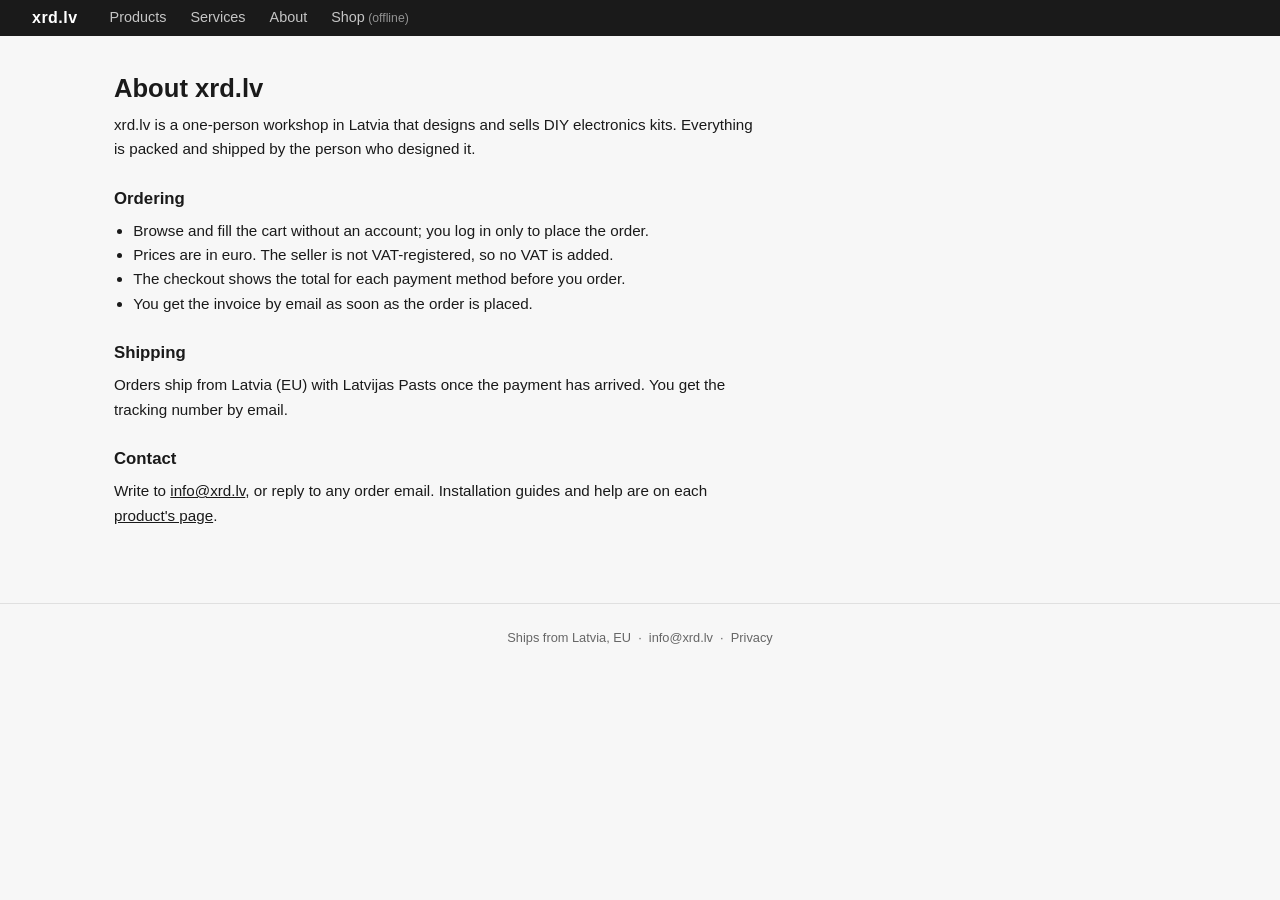
<file: about.html>
<!DOCTYPE html>
<html data-shop="https://shop.xrd.lv" lang="en" data-root="">
<head>
  <meta charset="UTF-8">
  <meta name="viewport" content="width=device-width, initial-scale=1.0">
  <title>About</title>
  <link rel="stylesheet" href="css/style.css">
  <link rel="stylesheet" href="css/site.css">
</head>
<body>

<div id="nav-placeholder"></div>

<main>
  <div class="container">
    <div class="prose">
      <h1>About xrd.lv</h1>
      <p>xrd.lv is a one-person workshop in Latvia that designs and sells DIY electronics kits. Everything is packed and shipped by the person who designed it.</p>

      <h2>Ordering</h2>
      <ul>
        <li>Browse and fill the cart without an account; you log in only to place the order.</li>
        <li>Prices are in euro. The seller is not VAT-registered, so no VAT is added.</li>
        <li>The checkout shows the total for each payment method before you order.</li>
        <li>You get the invoice by email as soon as the order is placed.</li>
      </ul>

      <h2>Shipping</h2>
      <p>Orders ship from Latvia (EU) with Latvijas Pasts once the payment has arrived. You get the tracking number by email.</p>

      <h2>Contact</h2>
      <p>Write to <a data-m="jogpAyse/mw">e-mail</a>, or reply to any order email. Installation guides and help are on each <a href="index.html">product's page</a>.</p>
    </div>
  </div>
</main>

<div id="footer-placeholder"></div>

<script src="js/site.js"></script>
</body>
</html>
</file>
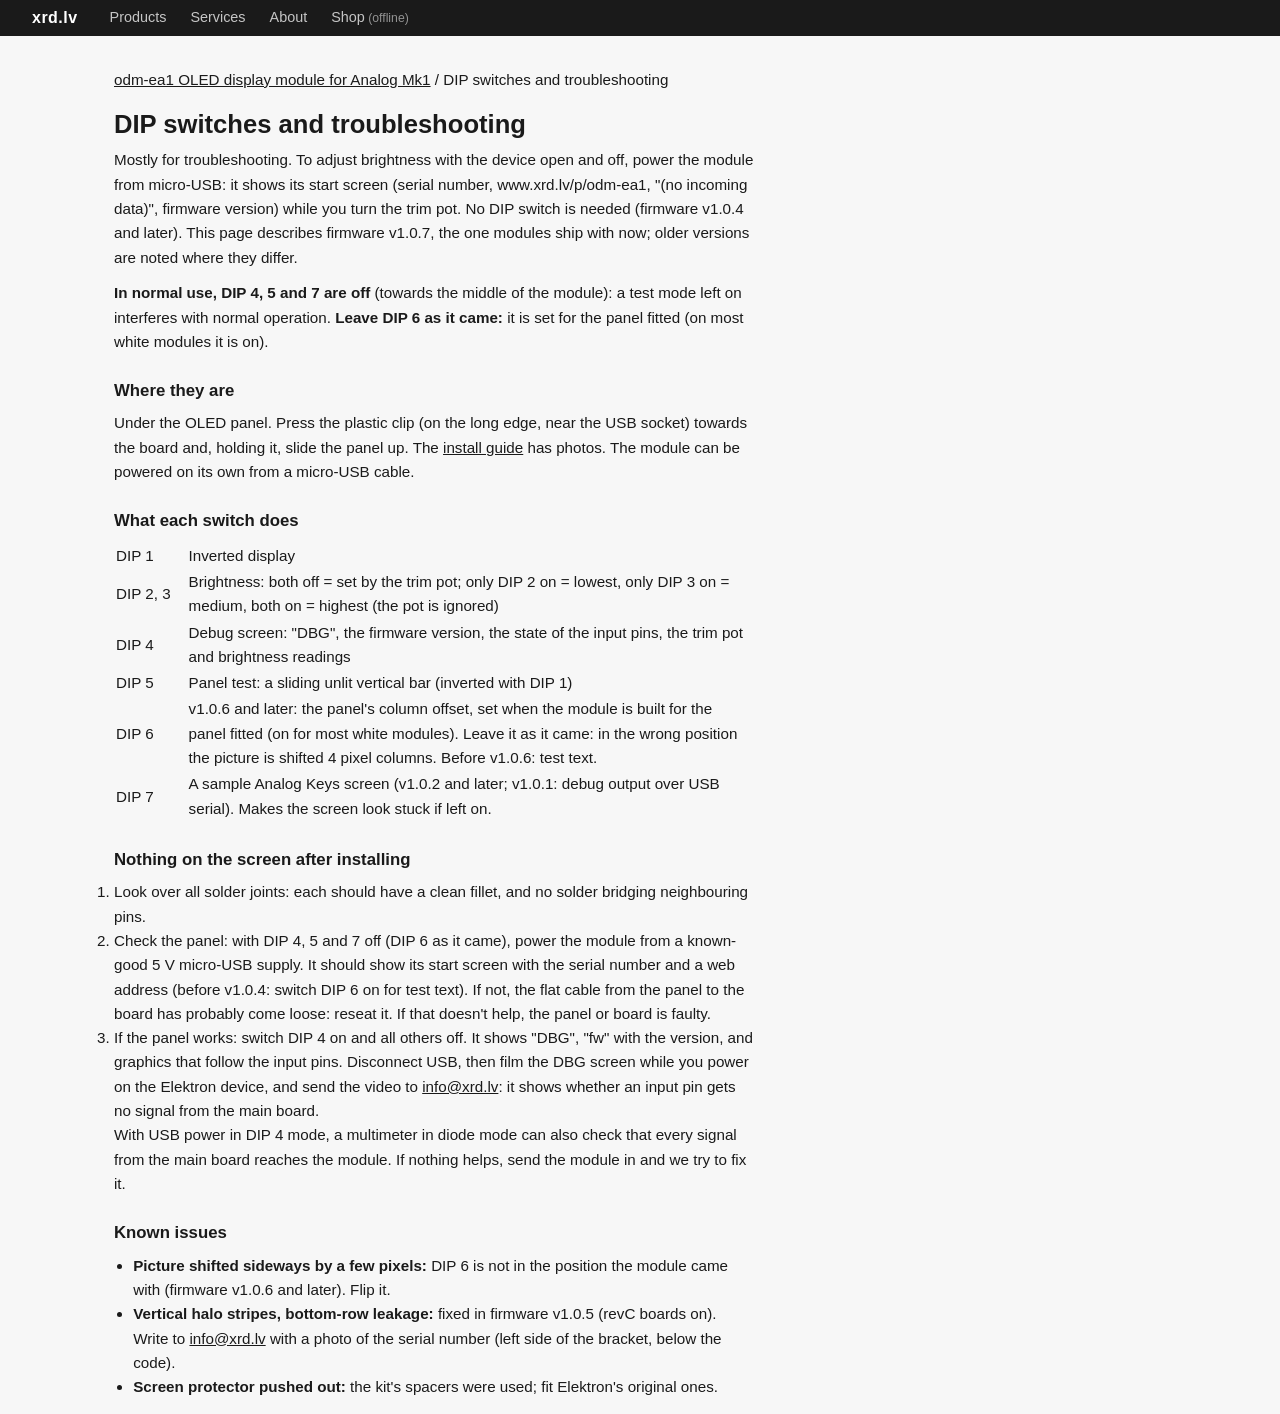
<file: odm-ea1-dips.html>
<!DOCTYPE html>
<html data-shop="https://shop.xrd.lv" lang="en">
<head>
  <meta charset="UTF-8">
  <title>Moved</title>
  <!-- An address of the old GitHub wiki; it may be printed or linked somewhere. -->
  <meta http-equiv="refresh" content="0; url=p/odm-ea1/dips/">
  <link rel="canonical" href="p/odm-ea1/dips/">
</head>
<body><p>Moved to <a href="p/odm-ea1/dips/">p/odm-ea1/dips/</a>.</p></body>
</html>
</file>
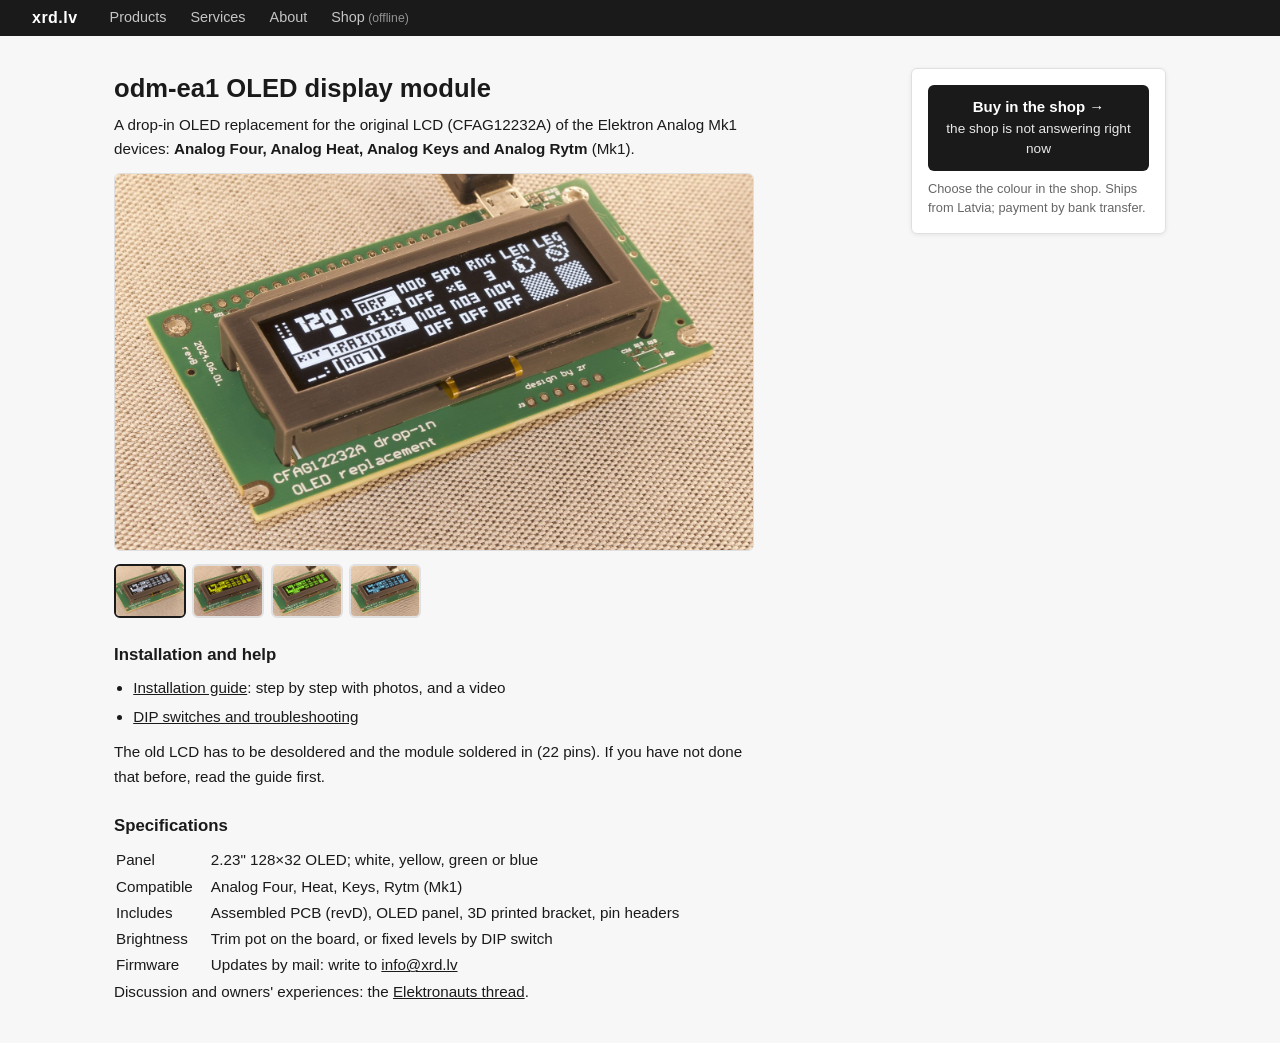
<file: odm-ea1.html>
<!DOCTYPE html>
<html data-shop="https://shop.xrd.lv" lang="en">
<head>
  <meta charset="UTF-8">
  <title>Moved</title>
  <!-- An address of the old GitHub wiki; it may be printed or linked somewhere. -->
  <meta http-equiv="refresh" content="0; url=p/odm-ea1/">
  <link rel="canonical" href="p/odm-ea1/">
</head>
<body><p>Moved to <a href="p/odm-ea1/">p/odm-ea1/</a>.</p></body>
</html>
</file>
<file: css/style.css>
/* ===== RESET & BASE ===== */
*, *::before, *::after { box-sizing: border-box; margin: 0; padding: 0; }

:root {
  --bg: #f7f7f7;
  --surface: #ffffff;
  --border: #e0e0e0;
  --text: #1a1a1a;
  --text-muted: #666;
  --accent: #1a1a1a;
  --accent-fg: #ffffff;
  --danger: #c62828;
  --radius: 6px;
  --shadow: 0 1px 4px rgba(0,0,0,0.08);
  --nav-h: 36px;
}

body {
  font-family: -apple-system, BlinkMacSystemFont, 'Segoe UI', sans-serif;
  background: var(--bg);
  color: var(--text);
  line-height: 1.5;
  font-size: 15px;
}

a { color: inherit; text-decoration: none; }
a:hover { text-decoration: underline; }

/* ===== NAV ===== */
nav {
  position: sticky; top: 0; z-index: 100;
  background: var(--accent);
  color: var(--accent-fg);
  height: var(--nav-h);
  display: flex; align-items: center;
  padding: 0 2rem;
  gap: 2rem;
}

.nav-brand {
  font-weight: 700;
  font-size: 1rem;
  letter-spacing: 0.03em;
  color: #fff;
}

.nav-links { display: flex; gap: 1.5rem; margin-right: auto; }
.nav-links a { color: rgba(255,255,255,0.75); font-size: 0.9rem; }
.nav-links a:hover { color: #fff; text-decoration: none; }

.nav-cart {
  position: relative;
  display: flex; align-items: center; gap: 0.4rem;
  color: #fff;
  cursor: pointer;
  padding: 0.4rem 0.8rem;
  border: 1px solid rgba(255,255,255,0.3);
  border-radius: var(--radius);
  font-size: 0.9rem;
  transition: background 0.15s;
}
.nav-cart:hover { background: rgba(255,255,255,0.1); text-decoration: none; }

#cart-badge {
  display: none;
  align-items: center; justify-content: center;
  background: #e53935;
  color: #fff;
  font-size: 0.7rem;
  font-weight: 700;
  width: 18px; height: 18px;
  border-radius: 50%;
  line-height: 1;
}

/* ===== LAYOUT ===== */
.container { max-width: 1100px; margin: 0 auto; padding: 0 1.5rem; }
main { padding: 2rem 0 4rem; }

h1 { font-size: 1.6rem; font-weight: 700; margin-bottom: 0.25rem; }
.page-subtitle { color: var(--text-muted); margin-bottom: 2rem; font-size: 0.95rem; }

/* ===== PRODUCT GRID ===== */
.product-grid {
  display: grid;
  grid-template-columns: repeat(auto-fill, minmax(260px, 1fr));
  gap: 1.25rem;
}

.product-card {
  background: var(--surface);
  border: 1px solid var(--border);
  border-radius: var(--radius);
  box-shadow: var(--shadow);
  overflow: hidden;
  display: flex; flex-direction: column;
}

.product-color-band {
  height: 6px;
}

.product-body { padding: 1.25rem; flex: 1; display: flex; flex-direction: column; gap: 0.5rem; }
.product-name { font-weight: 600; font-size: 0.95rem; }
.product-desc { color: var(--text-muted); font-size: 0.85rem; flex: 1; }
.product-price { font-size: 1.2rem; font-weight: 700; }
.product-stock { font-size: 0.8rem; color: var(--text-muted); }
.product-stock.low { color: #e65100; }
.product-stock.out { color: var(--danger); }
.product-stock.backorder { color: #e65100; font-style: italic; }

.swatch-row { display: flex; gap: 0.4rem; flex-wrap: wrap; }
.swatch {
  display: inline-block;
  width: 22px; height: 22px;
  border-radius: 50%;
  transition: transform 0.1s;
}
.swatch:hover { transform: scale(1.2); text-decoration: none; }
.swatch-out { opacity: 0.35; }


.product-controls {
  display: flex; align-items: center; gap: 0.5rem; margin-top: 0.75rem;
}

/* ===== QTY CONTROL ===== */
.qty-control {
  display: flex; align-items: center;
  border: 1px solid var(--border);
  border-radius: var(--radius);
  overflow: hidden;
}
.qty-control button {
  background: var(--bg); border: none; cursor: pointer;
  width: 32px; height: 32px; font-size: 1rem;
  display: flex; align-items: center; justify-content: center;
  transition: background 0.1s;
}
.qty-control button:hover:not(:disabled) { background: var(--border); }
.qty-control button:disabled { opacity: 0.35; cursor: default; }
.qty-control input {
  width: 40px; height: 32px;
  border: none; border-left: 1px solid var(--border); border-right: 1px solid var(--border);
  text-align: center; font-size: 0.9rem;
  -moz-appearance: textfield;
}
.qty-control input::-webkit-outer-spin-button,
.qty-control input::-webkit-inner-spin-button { -webkit-appearance: none; }

.btn {
  display: inline-flex; align-items: center; justify-content: center;
  padding: 0.45rem 1rem;
  border: none; border-radius: var(--radius);
  cursor: pointer; font-size: 0.875rem; font-weight: 600;
  transition: opacity 0.15s, background 0.15s;
  white-space: nowrap;
}
.btn:disabled { opacity: 0.4; cursor: default; }
.btn-primary { background: var(--accent); color: var(--accent-fg); }
.btn-primary:hover:not(:disabled) { opacity: 0.85; }
.btn-secondary {
  background: transparent; color: var(--text);
  border: 1px solid var(--border);
}
.btn-secondary:hover:not(:disabled) { background: var(--bg); }
.btn-danger { background: var(--danger); color: #fff; }
.btn-danger:hover:not(:disabled) { opacity: 0.85; }
.btn-lg { padding: 0.7rem 1.6rem; font-size: 1rem; }
.btn-full { width: 100%; }

.added-indicator {
  font-size: 0.8rem; color: #2e7d32; font-weight: 600;
  opacity: 0; transition: opacity 0.3s;
}
.added-indicator.show { opacity: 1; }

/* ===== CART / CHECKOUT ===== */
.two-col { display: grid; grid-template-columns: 1fr 380px; gap: 2rem; align-items: start; }
@media (max-width: 800px) { .two-col { grid-template-columns: 1fr; } }

.card {
  background: var(--surface);
  border: 1px solid var(--border);
  border-radius: var(--radius);
  box-shadow: var(--shadow);
  padding: 1.5rem;
}
.card h2 { font-size: 1rem; font-weight: 700; margin-bottom: 1rem; }

.cart-table { width: 100%; border-collapse: collapse; }
.cart-table th {
  text-align: left; font-size: 0.8rem; font-weight: 600;
  color: var(--text-muted); text-transform: uppercase; letter-spacing: 0.05em;
  padding: 0 0 0.5rem; border-bottom: 1px solid var(--border);
}
.cart-table td { padding: 0.75rem 0; vertical-align: middle; }
.cart-table tr:not(:last-child) td { border-bottom: 1px solid var(--border); }
.cart-table .col-name { font-weight: 500; }
.cart-table .col-price, .cart-table .col-subtotal { text-align: right; }
.cart-table .col-qty { text-align: center; }
.cart-table .col-remove { text-align: right; }

.cart-empty {
  text-align: center; color: var(--text-muted); padding: 3rem 0;
}

.summary-row {
  display: flex; justify-content: space-between;
  padding: 0.4rem 0; font-size: 0.9rem;
}
.summary-row.total {
  font-weight: 700; font-size: 1.05rem;
  border-top: 1px solid var(--border); margin-top: 0.5rem; padding-top: 0.75rem;
}
.summary-row.muted { color: var(--text-muted); }

/* ===== FORM ===== */
.form-section { margin-bottom: 1.75rem; }
.form-section-title {
  font-size: 0.8rem; font-weight: 700; text-transform: uppercase;
  letter-spacing: 0.07em; color: var(--text-muted);
  margin-bottom: 1rem; padding-bottom: 0.4rem;
  border-bottom: 1px solid var(--border);
}

.field { margin-bottom: 1rem; }
.field label { display: block; font-size: 0.85rem; font-weight: 600; margin-bottom: 0.35rem; }
.field label .opt { font-weight: 400; color: var(--text-muted); font-size: 0.8rem; }
.field input, .field textarea, .field select {
  width: 100%; padding: 0.5rem 0.75rem;
  border: 1px solid var(--border); border-radius: var(--radius);
  font-size: 0.9rem; font-family: inherit; background: var(--surface);
  transition: border-color 0.15s;
}
.field input:focus, .field textarea:focus, .field select:focus {
  outline: none; border-color: var(--accent);
}
.field textarea { resize: vertical; min-height: 80px; }
.field .hint { font-size: 0.78rem; color: var(--text-muted); margin-top: 0.25rem; }

.field-row { display: grid; grid-template-columns: 1fr 1fr; gap: 0.75rem; }
@media (max-width: 480px) { .field-row { grid-template-columns: 1fr; } }

.notice {
  background: #fff8e1; border: 1px solid #ffe082;
  border-radius: var(--radius); padding: 0.75rem 1rem;
  font-size: 0.85rem; color: #5d4037; margin-bottom: 1rem;
}

/* ===== FOOTER ===== */
footer {
  border-top: 1px solid var(--border);
  padding: 1.5rem;
  text-align: center;
  font-size: 0.8rem;
  color: var(--text-muted);
}

/* ===== ACCOUNT / ORDER / ADMIN ===== */
.nav-user { position: relative; margin-left: auto; margin-right: 1rem; flex-shrink: 0; display: flex; align-items: center; height: 100%; }
.nav-account { display: block; font-size: 0.9rem; max-width: 14rem; overflow: hidden; text-overflow: ellipsis; white-space: nowrap; color: #fff; }
/* Signed in: the name opens a small menu on hover or keyboard focus. */
.nav-menu { position: absolute; right: 0; top: 100%; min-width: 11rem; background: var(--accent); border-radius: 0 0 var(--radius) var(--radius);
  box-shadow: 0 4px 12px rgba(0,0,0,0.25); padding: 0.3rem 0; z-index: 101; display: none; }
.nav-user:hover .nav-menu:not([hidden]), .nav-user:focus-within .nav-menu:not([hidden]) { display: block; }
.nav-menu a, .nav-menu button { display: block; width: 100%; text-align: left; padding: 0.45rem 0.9rem; font-size: 0.88rem;
  color: rgba(255,255,255,0.85); background: none; border: 0; cursor: pointer; font-family: inherit; }
.nav-menu a:hover, .nav-menu button:hover { color: #fff; background: rgba(255,255,255,0.1); text-decoration: none; }

.narrow { max-width: 420px; margin: 0 auto; }
.medium { max-width: 680px; margin: 0 auto; }

.msg { display: none; border-radius: var(--radius); padding: 0.5rem 0.75rem; font-size: 0.85rem; margin-bottom: 0.75rem; }
.msg.error { background: #fdecea; border: 1px solid #f5c6c2; color: var(--danger); }
.msg.ok    { background: #e8f5e9; border: 1px solid #b7dfb9; color: #1b5e20; }

.tabs { display: flex; gap: 0.25rem; margin-bottom: 1rem; border-bottom: 1px solid var(--border); flex-wrap: wrap; }
.tab { padding: 0.4rem 0.8rem; border: none; background: none; cursor: pointer; font-size: 0.9rem; color: var(--text-muted); border-bottom: 2px solid transparent; }
.tab.active { color: var(--text); border-bottom-color: var(--accent); font-weight: 600; }

.divider { display: flex; align-items: center; gap: 0.75rem; color: var(--text-muted); font-size: 0.8rem; margin: 1rem 0; }
.divider::before, .divider::after { content: ''; flex: 1; border-top: 1px solid var(--border); }
.providers { display: flex; flex-direction: column; gap: 0.5rem; }
.providers .btn { text-align: center; }
.link-btn { background: none; border: none; padding: 0; color: var(--text-muted); font-size: 0.82rem; cursor: pointer; text-decoration: underline; }

.pill { display: inline-block; padding: 0.1rem 0.55rem; border-radius: 20px; font-size: 0.74rem; font-weight: 600; white-space: nowrap; }
.pill.placed    { background: #fff3e0; color: #bf360c; }
.pill.paid      { background: #e3f2fd; color: #0d47a1; }
.pill.shipped   { background: #e8f5e9; color: #1b5e20; }
.pill.cancelled { background: #eeeeee; color: #616161; }

.kv { display: grid; grid-template-columns: max-content 1fr; gap: 0.25rem 1rem; font-size: 0.9rem; }
.kv dt { color: var(--text-muted); }
.kv dd { font-weight: 500; word-break: break-word; }
.kv dd.mono { font-family: ui-monospace, Menlo, Consolas, monospace; }
.pay-box { border: 2px solid var(--accent); }

.data-table { width: 100%; border-collapse: collapse; font-size: 0.85rem; }
.data-table th { text-align: left; font-size: 0.72rem; text-transform: uppercase; letter-spacing: 0.04em; color: var(--text-muted); padding: 0.35rem 0.5rem; border-bottom: 1px solid var(--border); }
.data-table td { padding: 0.5rem; border-bottom: 1px solid var(--border); vertical-align: top; }
.data-table td.num, .data-table th.num { text-align: right; white-space: nowrap; }
.data-table .sub { color: var(--text-muted); font-size: 0.78rem; }
.data-table input[type=text], .data-table input[type=number] { padding: 0.25rem 0.4rem; border: 1px solid var(--border); border-radius: var(--radius); font-size: 0.82rem; width: 9rem; }
.data-table input[type=number] { width: 4.5rem; }
.table-wrap { overflow-x: auto; }
.btn-sm { padding: 0.25rem 0.6rem; font-size: 0.78rem; }
.actions { display: flex; gap: 0.35rem; flex-wrap: wrap; align-items: center; }
.toolbar { display: flex; gap: 0.75rem; align-items: center; flex-wrap: wrap; margin-bottom: 0.75rem; }
.field select { width: 100%; padding: 0.5rem 0.75rem; border: 1px solid var(--border); border-radius: var(--radius); font-size: 0.9rem; background: var(--surface); }
.stack > * + * { margin-top: 1rem; }
.nav-cart { white-space: nowrap; }
.table-wrap .data-table { min-width: 640px; }
.nav-cart, .nav-brand { flex-shrink: 0; }
.nav-links { min-width: 0; overflow-x: auto; scrollbar-width: none; }
.nav-links a { white-space: nowrap; }
/* Phones: links scroll sideways; account name and cart badge always stay in view. */
@media (max-width: 600px) {
  nav { padding: 0 0.75rem; gap: 0.75rem; }
  .nav-links { gap: 0.75rem; }
  .nav-links a { font-size: 0.85rem; }
  .nav-user { margin-right: 0; }
  .nav-account { max-width: 5.5rem; font-size: 0.85rem; }
  .nav-cart { padding: 0.3rem 0.5rem; }
  .nav-cart-label { display: none; }
}

/* ── Payment method choice ─────────────────────────────────────────────────── */
.pay-methods { display: flex; flex-direction: column; gap: 0.4rem; }
.pay-method {
  display: flex; align-items: flex-start; gap: 0.6rem; padding: 0.6rem 0.75rem;
  border: 1px solid var(--border); border-radius: var(--radius); cursor: pointer; font-size: 0.9rem;
}
.pay-method:has(input:checked) { border-color: var(--accent); box-shadow: 0 0 0 1px var(--accent); }
.pay-method input { margin-top: 0.2rem; }
.pay-method-text { flex: 1; display: flex; flex-direction: column; }
.pay-method-price { text-align: right; display: flex; flex-direction: column; font-weight: 600; white-space: nowrap; }
.pay-method-note { font-size: 0.78rem; font-weight: 400; color: var(--text-muted); }

/* ── Site-wide notice (static copy: maintenance, shop unreachable) ─────────── */
.site-banner { padding: 0.6rem 1rem; font-size: 0.88rem; text-align: center; border-bottom: 1px solid var(--border); }
.site-banner.instance { position: sticky; top: var(--nav-h); z-index: 99; font-weight: 700; letter-spacing: 0.04em; color: #fff;
  background: repeating-linear-gradient(-45deg, #c62828 0 14px, #b71c1c 14px 28px); }
.site-banner a { text-decoration: underline; color: inherit; font-weight: 600; }
.prose { max-width: 640px; font-size: 0.95rem; line-height: 1.6; }
.prose h2 { margin: 1.5rem 0 0.4rem; font-size: 1.05rem; }
.prose p, .prose ul { margin-bottom: 0.7rem; }
.prose ul { padding-left: 1.2rem; }
/* Admin: lines of a new order (a select or description, quantity, price, remove). */
.new-line { display: grid; grid-template-columns: 1fr 5rem auto; gap: 0.5rem; align-items: center; }
.new-line[data-kind="free"] { grid-template-columns: 1fr 5rem 8rem auto; }
@media (max-width: 600px) { .new-line, .new-line[data-kind="free"] { grid-template-columns: 1fr 1fr; } }
.packing { margin-top: 0.4rem; }
.packing summary { cursor: pointer; font-size: 0.85rem; }
.pack-line { display: flex; flex-wrap: wrap; align-items: center; gap: 0.25rem; margin: 0.25rem 0; }
.pack-line .sub { flex-basis: 100%; }
.data-table .pack-line input[type=text] { padding: 0.15rem 0.3rem; font-size: 0.78rem; min-width: 0; }
.data-table .pack-line .pk-sn { width: 5.5rem; }
.data-table .pack-line .pk-fw { width: 3.6rem; }
.data-table .pack-line .pk-hw { width: 2.9rem; }
.data-table .pack-line .pk-br { width: 8.5rem; }
.pack-line .btn-sm { padding: 0.15rem 0.5rem; }
/* Honeypot field on sign-up and reset forms: off-screen for people, still in the DOM for bots. */
.hp { position: absolute; left: -10000px; width: 1px; height: 1px; overflow: hidden; }
.print-progress { display: grid; gap: 0.2rem; margin: 0.4rem 0; font-size: 0.85rem; }
.print-job { display: grid; grid-template-columns: minmax(0, 24rem) 10rem auto; gap: 0.6rem; align-items: center; }
.print-job.failed { color: var(--danger); }
.data-table input.weight-g { width: 4.5rem; }

[hidden] { display: none !important; }

/* Admin overview and customer table */
.stats { display: grid; grid-template-columns: repeat(auto-fill, minmax(150px, 1fr)); gap: 0.75rem; }
.stat { border: 1px solid var(--border); border-radius: var(--radius); padding: 0.6rem 0.8rem; }
.stat .v { font-size: 1.35rem; font-weight: 700; }
.stat .k { font-size: 0.78rem; color: var(--text-muted); }
.stat .d { font-size: 0.78rem; color: var(--text-muted); margin-top: 0.2rem; }
#customers th[data-sort] { cursor: pointer; user-select: none; white-space: nowrap; }
#customers th.sorted::after { content: ' ▾'; }
#customers th.sorted.asc::after { content: ' ▴'; }
.hint-line { font-size: 0.8rem; color: var(--text-muted); margin-top: 0.5rem; }
.stat .v.small { font-size: 0.95rem; line-height: 1.6; }

/* Sales and price alerts */
.sale-price { color: var(--danger); }
.list-price { color: var(--text-muted); font-weight: 400; font-size: 0.75em; }
.sale-note { font-size: 0.78rem; color: var(--danger); margin-top: 0.15rem; }
.price-alert { margin-top: 0.75rem; font-size: 0.85rem; }
.alert-form { margin-top: 0.5rem; }
.alert-form input { width: 6rem; margin: 0 0.25rem; }
.alert-msg { margin-top: 0.4rem; color: var(--text-muted); font-size: 0.8rem; }

/* Option buttons (colour, panel, film) on cards and product pages: web/js/stock.js Options. */
.option-row { display: flex; gap: 0.3rem; flex-wrap: wrap; align-items: center; margin: 0.25rem 0; }
.option-row:empty { display: none; }
button.color-radio { display: flex; align-items: center; gap: 0.3rem; padding: 0.2rem 0.6rem; border: 2px solid var(--border);
  border-radius: 20px; cursor: pointer; font-size: 0.8rem; background: var(--surface, #fff); color: inherit; font-family: inherit;
  white-space: nowrap; line-height: 1.4; }
button.color-radio .dot { width: 9px; height: 9px; border-radius: 50%; border: 1px solid rgba(0,0,0,0.15); flex-shrink: 0; }
button.color-radio.active { border-color: var(--accent); font-weight: 600; }
button.color-radio.btn-dim { opacity: 0.45; }
button.color-radio.btn-over { opacity: 0.45; color: var(--danger); }
#color-picker .option-row { margin: 0.5rem 0; }
#color-picker button.color-radio { font-size: 0.85rem; padding: 0.3rem 0.8rem; }
#color-picker { display: block; }
.option-label { font-size: 0.8rem; color: var(--text-muted); min-width: 6.5rem; }
.print-reason { grid-column: 1 / -1; font-size: 0.8rem; color: var(--danger); }
</file>
<file: css/site.css>
/* Docs site (www). Loaded after the shop's style.css. */
/* Install guide: photos and the embedded video. */
.guide figure { margin: 0.8rem 0 1.2rem; }
.guide figure img { width: 100%; max-width: 520px; border-radius: var(--radius); border: 1px solid var(--border); }
.guide figcaption { font-size: 0.8rem; color: var(--text-muted); }
.guide .video { position: relative; max-width: 720px; aspect-ratio: 16 / 9; }
.guide .video iframe { position: absolute; inset: 0; width: 100%; height: 100%; border: 0; border-radius: var(--radius); }

.doc-layout { display: grid; grid-template-columns: minmax(0, 3fr) minmax(220px, 1fr); gap: 2rem; align-items: start; }
@media (max-width: 760px) { .doc-layout { grid-template-columns: 1fr; } }
.gallery-main { width: 100%; border-radius: var(--radius); border: 1px solid var(--border); background: #fff; }
.gallery-thumbs { display: flex; gap: 0.4rem; margin-top: 0.4rem; flex-wrap: wrap; }
.gallery-thumbs img { width: 72px; height: 54px; object-fit: cover; border-radius: var(--radius); border: 2px solid var(--border); cursor: pointer; }
.gallery-thumbs img.active { border-color: var(--accent); }
.buy-card { position: sticky; top: calc(var(--nav-h) + 1rem); }
.buy-btn { display: block; text-align: center; padding: 0.7rem 1rem; border-radius: var(--radius); background: var(--accent); color: #fff; font-weight: 600; text-decoration: none; }
.buy-btn:hover { text-decoration: none; opacity: 0.9; }
.buy-offer { display: block; font-weight: 400; font-size: 0.85rem; opacity: 0.9; min-height: 1.2em; }
.buy-note { font-size: 0.8rem; color: var(--text-muted); margin-top: 0.5rem; }
.help-list { padding-left: 1.2rem; }
.help-list li { margin: 0.3rem 0; }
.cards { display: grid; grid-template-columns: repeat(auto-fill, minmax(240px, 1fr)); gap: 1rem; margin-top: 1rem; }
.cards a.card { display: block; color: inherit; text-decoration: none; overflow: hidden; }
.cards a.card:hover { text-decoration: none; border-color: var(--accent); }
.cards img { width: 100%; height: 170px; object-fit: cover; display: block; background: #eee; }
.cards .card-body { padding: 0.75rem 1rem; }
.cards h2 { font-size: 1rem; margin: 0 0 0.25rem; }
.cards p { font-size: 0.85rem; color: var(--text-muted); margin: 0; }
.prose a, .help-list a { text-decoration: underline; }
.guide .spec-table td:first-child { padding-right: 1rem; white-space: nowrap; }
.cards { align-items: start; }
.shop-offline::after { content: " (offline)"; font-size: 0.85em; opacity: 0.7; }
#shop-offline { position: fixed; left: 1rem; right: 1rem; bottom: 1rem; z-index: 50; max-width: 40rem; margin: 0 auto;
  padding: 0.8rem 1rem; background: #fff8e1; border: 1px solid #e0c070; border-radius: 8px; box-shadow: 0 4px 16px rgba(0,0,0,.15);
  display: flex; gap: 1rem; align-items: center; flex-wrap: wrap; }
#shop-offline p { margin: 0; flex: 1 1 16rem; }
#shop-offline a { text-decoration: underline; }
#shop-offline .buy-btn { text-decoration: none; }
</file>
